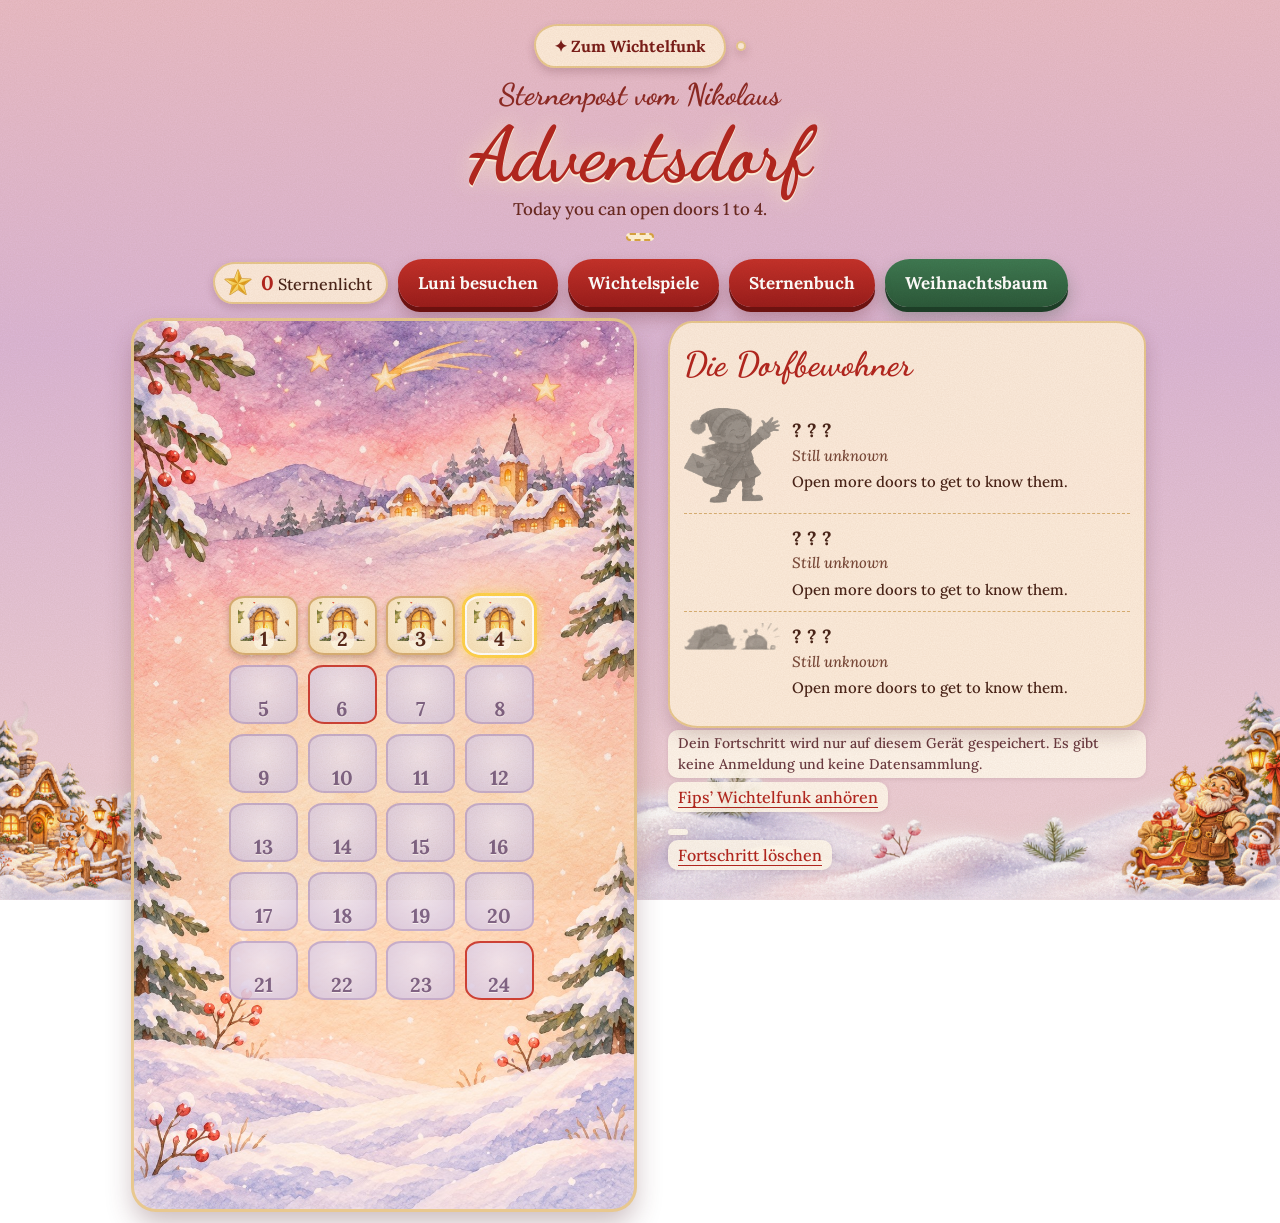
<file: index.html>
<!doctype html><html lang="de"><head><meta charset="utf-8"><title>Sternenpost vom Nikolaus</title><meta http-equiv="refresh" content="0; url=advent.html"></head><body><a href="advent.html">Sternenpost vom Nikolaus</a></body></html>
</file>
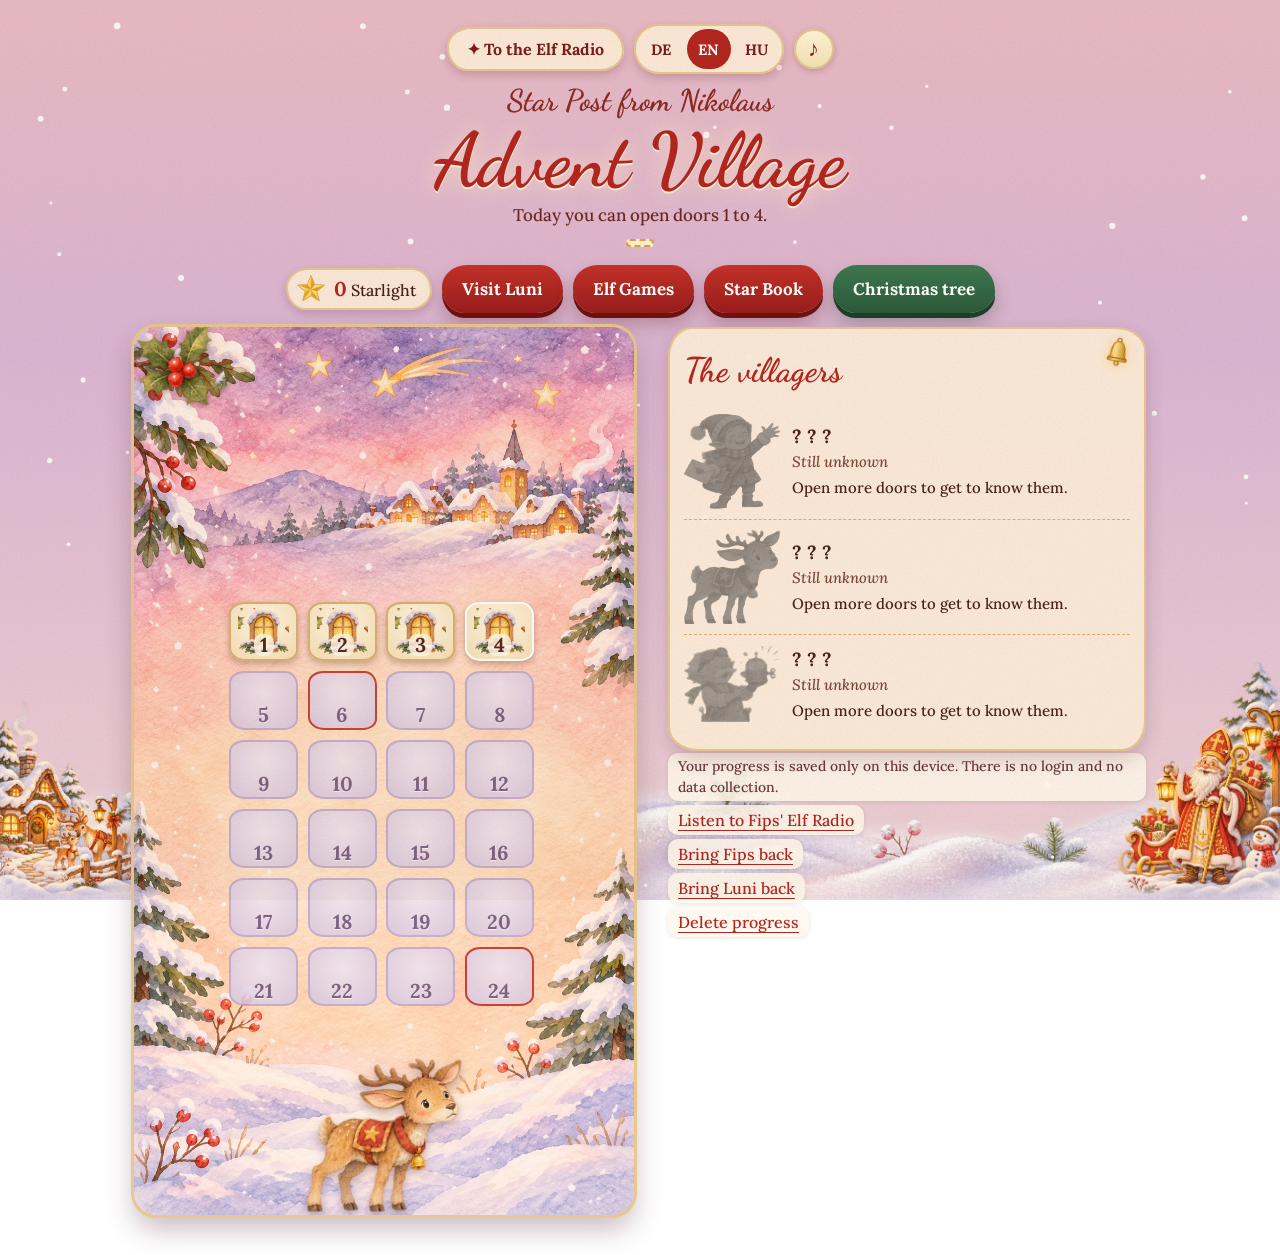
<file: advent.html>
<!doctype html>
<html lang="de" translate="no" data-title="doc_adv">
<head>
<meta charset="utf-8">
<meta name="viewport" content="width=device-width, initial-scale=1">
<meta name="google" content="notranslate">
<meta name="theme-color" content="#e9bcc6">
<title>Adventsdorf – Sternenpost vom Nikolaus</title>
<link rel="stylesheet" href="fonts.css?v=20261122d">
<link rel="stylesheet" href="advent.css?v=20261122d">
</head>
<body>
<canvas id="bgsnow" aria-hidden="true"></canvas>
<img class="pagesnow" alt="" aria-hidden="true" src="assets/adv/deco_snow.png" onerror="this.remove()">
<div class="pagedeco" aria-hidden="true"><img class="dl" alt="" src="assets/adv/deco_left.png" onerror="this.remove()"><img class="dr" id="decoR" alt="" src="assets/adv/deco_right.png" onerror="this.remove()"></div>
<script>/* rechts: Tüftel oder Nikolaus, bei jedem Besuch zufällig; fehlt eine Datei, bleibt die andere */
(function () { var im = document.getElementById("decoR"); if (!im) return; var alt = "assets/adv/deco_right2.png", pick = Math.random() < 0.5, a = new Image(); a.onload = function () { if (pick) im.src = alt; }; a.src = alt; })();
</script>
<div class="app" id="app">
  <header class="top">
    <nav class="crumbs" data-i18n-aria="nav_aria" aria-label="Seitenwechsel">
      <a class="pill" href="wichtelfunk.html" data-i18n="nav_radio">✦ Zum Wichtelfunk</a>
      <div class="langs"></div>
    </nav>
    <p class="kicker" data-i18n="brand">Sternenpost vom Nikolaus</p>
    <h1 data-i18n="adv_title">Adventsdorf</h1>
    <p class="datehint" id="datehint"></p>
    <p class="testbanner" id="testbanner" hidden></p>
    <div class="bar">
      <div class="light" aria-live="polite"><img src="assets/adv/topper.png" alt=""><span><b id="lightnum">0</b> <span data-i18n="light_unit">Sternenlicht</span></span></div>
      <button type="button" class="btn small" id="btnLuni" data-i18n="btn_luni">Luni besuchen</button>
      <button type="button" class="btn small" id="btnHub" data-i18n="btn_hub">Wichtelspiele</button>
      <span class="hubhidden" hidden>
      <button type="button" class="btn small" id="btnMemo" data-i18n="btn_memo">Wichtel-Memo</button>
      <button type="button" class="btn small" id="btnPuzzle" data-i18n="btn_puzzle">Sternenpuzzle</button>
      <button type="button" class="btn small" id="btnHidden" data-i18n="btn_hidden">Fips’ Suchstube</button>
      <button type="button" class="btn small" id="btnGZ" data-i18n="btn_gz">Geschenkzauber</button>
      <button type="button" class="btn small" id="btnTr" data-i18n="btn_tr">Wichtel-Trio</button>
      <button type="button" class="btn small" id="btnPf" data-i18n="btn_pf">Wichtel-Postfenster</button>
      <button type="button" class="btn small" id="btnGf" data-i18n="btn_gf">Geschenkefänger</button>
      <button type="button" class="btn small" id="btnMatch" data-i18n="btn_match">Sternenzauber</button>
      <button type="button" class="btn small" id="btnColor" data-i18n="btn_color">Sternenmalerei</button>
      </span>
      <button type="button" class="btn small bookbtn" id="btnBook"><span data-i18n="btn_book">Sternenbuch</span><i class="newsdot" aria-hidden="true"></i></button>
      <button type="button" class="btn small alt" id="btnTree" data-i18n="btn_tree">Weihnachtsbaum</button>
    </div>
    <details class="testpanel" id="testpanel" hidden><summary data-i18n="test_title">Testmodus</summary>
      <div class="testbody">
        <button type="button" class="btn small" id="btnReset2" data-i18n="btn_reset">Fortschritt löschen</button>
        <p class="thint" data-i18n="test_reset_hint"></p>
        <button type="button" class="btn small alt" id="btnStars">+10 ★ (Test)</button>
        <button type="button" class="btn small alt" id="btnAllDeco" data-i18n="test_openall"></button>
        <label for="testdate" data-i18n="test_label"></label> <select id="testdate"></select>
      </div>
    </details>
  </header>

  <div class="layout">
    <section class="scene" id="scene" data-i18n-aria="scene_aria" aria-label="Das Schneedorf mit 24 Türchen">
      <div class="decor" id="decor"></div>
      <div class="doors" id="doors"></div>
      <div class="slots" id="slots"></div>
      <button type="button" class="lunihot" id="lunihot"></button>
    </section>

    <aside class="side">
      <section class="residents" aria-labelledby="restitle">
        <h2 id="restitle" data-i18n="res_title">Die Dorfbewohner</h2>
        <div id="reslist"></div>
      </section>
      <p class="privacy" data-i18n="privacy">Dein Fortschritt wird nur auf diesem Gerät gespeichert. Es gibt keine Anmeldung und keine Datensammlung.</p>
      <a class="link" href="wichtelfunk.html" data-i18n="link_radio">Fips’ Wichtelfunk anhören</a><br>
      <button type="button" class="link" id="fipsback" hidden></button><br>
      <button type="button" class="link" id="btnReset" data-i18n="btn_reset">Fortschritt löschen</button>
    </aside>
  </div>
</div>

<div class="modal" id="modal" role="dialog" aria-modal="true" aria-label="Fenster" hidden>
  <div class="mcard">
    <button type="button" class="mclose" id="mclose" data-i18n-aria="close" aria-label="Schließen">✕</button>
    <div id="mbody"></div>
  </div>
</div>

<div class="fipshelper" id="fipshelper" hidden>
  <div class="fipsbubble" id="fipsbubble" role="status" hidden><p id="fipstext"></p><button type="button" class="link" id="fipshide"></button></div>
  <button type="button" class="fipsbtn" id="fipsbtn"><img id="fipsimg" src="assets/adv/fips_wave.png" alt=""><i class="newsdot" aria-hidden="true"></i></button>
</div>
<div class="toast" id="toast" role="status" aria-live="polite"></div>

<script src="data/days.js?v=20261122d"></script>
<script src="data/days_tx.js?v=20261122d"></script>
<script src="data/days_hu.js?v=20261122d"></script>
<script src="data/decor.js?v=20261122d"></script>
<script src="data/state.js?v=20261122d"></script>
<script src="data/i18n.js?v=20261122d"></script>
<script src="devconfig.js?v=20261122d"></script>
<script src="app.js?v=20261122d"></script>
<script src="luni.js?v=20261122d"></script>
<script src="resdeco.js?v=20261122d"></script>
<script src="music.js?v=20261122d"></script>
<script src="data/tree.js?v=20261122d"></script>
<script src="tree.js?v=20261122d"></script>
<script src="data/book.js?v=20261122d"></script>
<script src="memo.js?v=20261122d"></script>
<script src="data/hidden.js?v=20261122d"></script>
<script src="hidden.js?v=20261122d"></script>
<script src="gz_logic.js?v=20261122d"></script>
<script src="gz.js?v=20261122d"></script>
<script src="tr_logic.js?v=20261122d"></script>
<script src="tr.js?v=20261122d"></script>
<script src="po.js?v=20261122d"></script>
<script src="gf.js?v=20261122d"></script>
<script src="match3_logic.js?v=20261122d"></script>
<script src="match3.js?v=20261122d"></script>
<script src="data/puzzle.js?v=20261122d"></script>
<script src="puzzle.js?v=20261122d"></script>
<script src="data/color.js?v=20261122d"></script>
<script src="data/color_img.js?v=20261122d"></script>
<script src="color.js?v=20261122d"></script>
<script src="data/book_tx.js?v=20261122d"></script>
<script src="book.js?v=20261122d"></script>
<script src="data/games.js?v=20261122d"></script>
<script src="hub.js?v=20261122d"></script>
<script src="data/helper_talk.js?v=20261122d"></script>
<script src="talk.js?v=20261122d"></script>
<script src="fips.js?v=20261122d"></script>
<script src="luni_helper.js?v=20261122d"></script>
<script>
/* leiser Schneefall (nur wenn keine reduzierte Bewegung gewünscht ist) */
(function () {
  if (window.matchMedia && matchMedia("(prefers-reduced-motion: reduce)").matches) return;
  var cv = document.getElementById("bgsnow"), cx = cv.getContext("2d"), W, H, fl = [];
  function size() { var d = window.devicePixelRatio || 1; W = innerWidth; H = innerHeight; cv.width = W * d; cv.height = H * d; cx.setTransform(d, 0, 0, d, 0, 0);
    fl = []; var n = Math.round(W * H / 16000); for (var i = 0; i < n; i++) fl.push({ x: Math.random() * W, y: Math.random() * H, r: 1.2 + Math.random() * 2.2, s: 0.25 + Math.random() * 0.5, p: Math.random() * 6.28 }); }
  function tick() { cx.clearRect(0, 0, W, H); cx.fillStyle = "rgba(255,255,255,.9)";
    fl.forEach(function (f) { f.y += f.s; f.p += 0.012; f.x += Math.sin(f.p) * 0.3; if (f.y > H + 4) { f.y = -4; f.x = Math.random() * W; } cx.beginPath(); cx.arc(f.x, f.y, f.r, 0, 6.283); cx.fill(); });
    requestAnimationFrame(tick); }
  size(); addEventListener("resize", size); tick();
})();
</script>
</body>
</html>
</file>
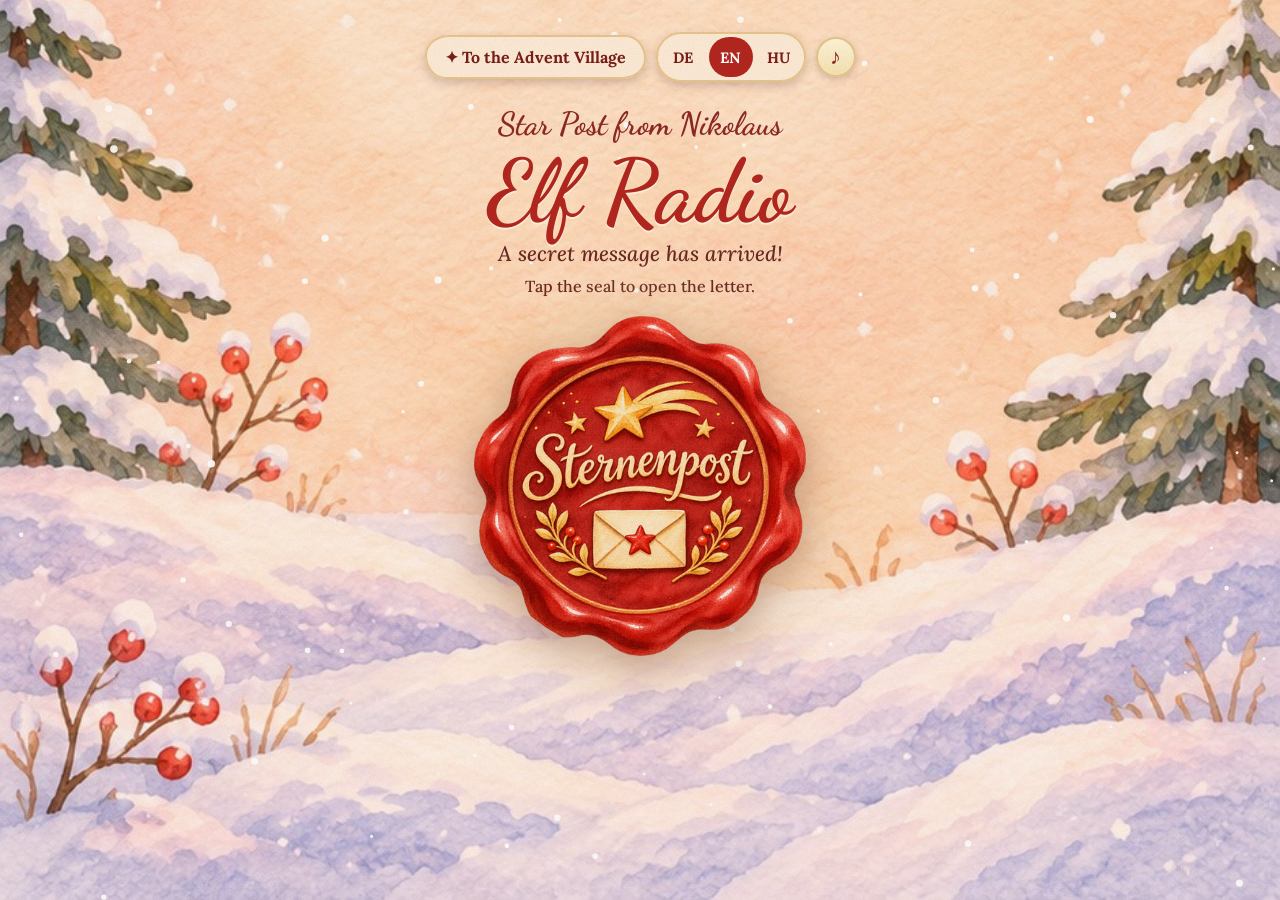
<file: wichtelfunk.html>
<!doctype html>
<html lang="de" translate="no" data-title="doc_wf">
<head>
<meta charset="utf-8">
<meta name="google" content="notranslate">
<meta name="viewport" content="width=device-width, initial-scale=1">
<meta name="theme-color" content="#e9bcc6">
<title>Wichtelfunk – Sternenpost vom Nikolaus</title>
<link rel="stylesheet" href="fonts.css?v=20261122d">
<style>
  :root { --red:#b3271f; --brown:#4a2418; --paper:#fdeedc; --wood1:#9a6038; --wood2:#5f3a1f; --gold:#e9b640; }
  * { box-sizing: border-box; }
  html, body { margin: 0; }
  body { font-family: "Lora", Georgia, serif; color: var(--brown); line-height: 1.5; overflow-x: hidden;
    background: linear-gradient(#e9bcc6 0%, #dcb7d6 38%, #f0d3d6 100%) fixed; }
  /* Papiertextur über allem */
  body::before { content: ""; position: fixed; inset: 0; pointer-events: none; z-index: 50; opacity: .22; mix-blend-mode: multiply;
    background-image: url("data:image/svg+xml;utf8,<svg xmlns='http://www.w3.org/2000/svg' width='300' height='300'><filter id='n'><feTurbulence type='fractalNoise' baseFrequency='.85' numOctaves='3' seed='6'/><feColorMatrix values='0 0 0 0 .55  0 0 0 0 .4  0 0 0 0 .25  0 0 0 .8 0'/></filter><rect width='300' height='300' filter='url(%23n)'/></svg>"); }

  .page { max-width: 1080px; margin: 0 auto; padding: 14px 14px 0; }

  /* Kopf */
  .banner { width: 100%; max-width: 560px; margin: 0 auto; aspect-ratio: 585 / 220;
    background: url("assets/noel_brief.webp") 45.7% 6.3% / 180.3% auto no-repeat;
    -webkit-mask-image: radial-gradient(ellipse at 50% 50%, #000 58%, transparent 82%); mask-image: radial-gradient(ellipse at 50% 50%, #000 58%, transparent 82%); }
  .head { text-align: center; margin-top: -14px; }
  h1 { margin: 0; font-family: "Dancing Script", cursive; font-weight: 700; font-size: clamp(54px, 15vw, 88px); line-height: 1; color: var(--red);
    text-shadow: 0 2px 0 #fff3e0, 0 0 22px rgba(255,235,200,.9); }
  .sub { margin: 2px 0 0; font-style: italic; font-size: clamp(17px, 4.6vw, 21px); color: #6a2a22; }

  .grid { display: grid; grid-template-columns: minmax(0, 1fr); gap: 18px; margin-top: 14px; align-items: start; }

  /* Szene: Fips' Postamt */
  .stage { position: relative; width: 100%; max-width: 520px; margin: 0 auto; aspect-ratio: 1 / 1.12; border-radius: 46% 46% 22px 22px / 30% 30% 22px 22px;
    overflow: hidden; border: 9px solid var(--wood2); box-shadow: 0 0 0 3px #c99a5b, 0 14px 28px rgba(80,30,40,.35), inset 0 0 40px rgba(60,30,10,.35);
    background: url("assets/dorf_bg.jpg") 85% 12% / 250% auto no-repeat, #e6b9c4; }
  .stage canvas { position: absolute; inset: 0; width: 100%; height: 66%; pointer-events: none; }
  .glow { position: absolute; left: 62%; top: 4%; width: 46%; aspect-ratio: 1; border-radius: 50%; pointer-events: none;
    background: radial-gradient(circle, rgba(255,214,120,.55), rgba(255,214,120,0) 68%); animation: flicker 5s ease-in-out infinite; }
  @keyframes flicker { 0%,100% { opacity: .75; } 40% { opacity: 1; } 70% { opacity: .62; } }
  .lantern { position: absolute; left: 70%; top: 3%; width: 20%; aspect-ratio: 110 / 160; background: url("assets/noel_brief.webp") 12.7% 12.8% / 959% auto no-repeat; mix-blend-mode: multiply;
    -webkit-mask-image: radial-gradient(ellipse at 50% 50%, #000 55%, transparent 90%); mask-image: radial-gradient(ellipse at 50% 50%, #000 55%, transparent 90%); }
  .desk { position: absolute; left: 0; right: 0; bottom: 0; height: 27%;
    background: linear-gradient(#b27a47, #8a552d 40%, #6a3e20); border-top: 6px solid #d2a367; box-shadow: 0 -6px 14px rgba(40,20,10,.35); }
  .desk::after { content: ""; position: absolute; inset: 0; opacity: .25; background: repeating-linear-gradient(90deg, rgba(0,0,0,.25) 0 2px, transparent 2px 22px); }
  .fips { position: absolute; left: 1%; bottom: 3%; width: 34%; aspect-ratio: 290 / 410; background: url("assets/noel_brief.webp") 2.6% 82.3% / 363.8% auto no-repeat;
    -webkit-mask-image: radial-gradient(ellipse at 50% 50%, #000 52%, transparent 78%); mask-image: radial-gradient(ellipse at 50% 50%, #000 52%, transparent 78%); }
  .playing .fips { animation: nod 1.6s ease-in-out infinite; transform-origin: 50% 100%; }
  @keyframes nod { 0%,100% { transform: rotate(-1.2deg); } 50% { transform: rotate(1.4deg); } }
  .letters { position: absolute; right: 0; bottom: 2%; width: 33%; aspect-ratio: 290 / 300; background: url("assets/guide1.webp") 86.3% 39.5% / 363.8% auto no-repeat; mix-blend-mode: multiply;
    -webkit-mask-image: radial-gradient(ellipse at 50% 50%, #000 50%, transparent 82%); mask-image: radial-gradient(ellipse at 50% 50%, #000 50%, transparent 82%); }
  .radio { position: absolute; left: 31%; bottom: 7%; width: 40%; }
  .radio svg, .radio img { display: block; width: 100%; height: auto; }
  .dialglow { opacity: .2; transition: opacity .6s; }
  .playing .dialglow { opacity: 1; }
  .needle { transform-box: view-box; transform-origin: 112px 126px; transition: transform .6s; }
  .playing .needle { animation: tune 3.2s ease-in-out infinite; }
  .paused .needle { animation-play-state: paused; }
  @keyframes tune { 0%,100% { transform: rotate(-10deg); } 50% { transform: rotate(11deg); } }
  .sparkle { position: absolute; width: 10px; height: 10px; background: radial-gradient(circle, #fff, rgba(255,235,170,0) 70%); border-radius: 50%; animation: tw 3.4s ease-in-out infinite; pointer-events: none; }
  @keyframes tw { 0%,100% { opacity: .15; transform: scale(.6); } 50% { opacity: 1; transform: scale(1.2); } }


  /* Briefe fallen sanft und bilden einen kleinen Haufen */
  .fall { position: absolute; z-index: 5; width: 14%; aspect-ratio: 140 / 95; left: var(--x); top: var(--y); transform: rotate(var(--r1)); opacity: 0; pointer-events: none;
    background: url("assets/guide1.webp") 72.1% 34.4% / 753% auto no-repeat; filter: drop-shadow(0 3px 3px rgba(40,15,5,.5));
    -webkit-mask-image: radial-gradient(ellipse at 50% 50%, #000 60%, transparent 68%); mask-image: radial-gradient(ellipse at 50% 50%, #000 60%, transparent 68%); }
  .app-open .fall { opacity: 1; animation: drop var(--d) cubic-bezier(.25,.7,.35,1) var(--t) both; }
  @keyframes drop { from { transform: translateY(-900%) rotate(var(--r0)); opacity: 0; } 12% { opacity: 1; } to { transform: translateY(0) rotate(var(--r1)); opacity: 1; } }

  /* Platz für eigene gemalte Bilder (PNG mit transparentem Hintergrund) */
  .has-fips .fips { left: 0; bottom: 1%; width: 50%; background-image: var(--fipsimg); background-size: contain; background-position: 50% 100%; -webkit-mask-image: none; mask-image: none; }
  .has-radio .radio svg { display: none; }
  .has-radio .radio .art { display: block; }
  .radio .art { display: none; width: 100%; height: auto; }

  /* Bedienung */
  .panel { max-width: 520px; width: 100%; margin: 0 auto; text-align: center; }
  .btn { display: inline-flex; align-items: center; justify-content: center; gap: 10px; min-height: 58px; padding: 12px 30px; border: 0; border-radius: 34px 30px 36px 30px / 30px 36px 30px 34px;
    font-family: "Lora", Georgia, serif; font-weight: 700; font-size: 20px; color: #fff; cursor: pointer;
    background: linear-gradient(#c5322a, #9a1d1b); box-shadow: 0 5px 0 #6f1210, 0 10px 18px rgba(90,20,20,.35); max-width: 100%; }
  .btn:active { transform: translateY(3px); box-shadow: 0 2px 0 #6f1210; }
  .btn:focus-visible, .link:focus-visible { outline: 4px solid #1b6fdc; outline-offset: 3px; }
  .btn .ico { font-size: 22px; line-height: 1; }
  .state { min-height: 1.6em; margin: 10px 0 0; font-size: 16px; color: #6a2a22; }
  .error { margin: 12px auto 0; padding: 10px 14px; background: #fff3d6; border: 2px solid #d9a441; border-radius: 16px; color: #6a2a22; font-size: 16px; }
  .link { margin-top: 8px; background: none; border: 0; font: inherit; font-size: 17px; color: var(--red); text-decoration: underline; text-underline-offset: 4px; cursor: pointer; padding: 10px 14px; }

  /* Pergament mit Fips' Text */
  .scroll { position: relative; margin: 10px auto 0; max-width: 520px; padding: 22px 22px 24px; text-align: left; font-size: 18px; line-height: 1.6; color: #3c1c14;
    background: radial-gradient(ellipse at 50% 40%, #fff6e2 0%, #f8e6c4 70%, #efd3a4 100%);
    border-radius: 18px 28px 20px 30px / 28px 18px 30px 20px; box-shadow: inset 0 0 30px rgba(190,130,60,.35), 0 8px 18px rgba(80,30,30,.25); }
  .scroll[hidden] { display: none; }
  .scroll p { margin: 0; overflow-wrap: anywhere; }
  .scroll .t { font-family: "Dancing Script", cursive; font-weight: 700; font-size: 26px; color: var(--red); margin-bottom: 4px; display: block; }

  .bottom { position: relative; margin: 26px -14px 0; aspect-ratio: 1055 / 400; max-height: 260px; width: calc(100% + 28px);
    background: url("assets/noel_brief.webp") 50% 100% / cover no-repeat;
    -webkit-mask-image: linear-gradient(transparent, #000 45%); mask-image: linear-gradient(transparent, #000 45%); }


  /* Versiegelter Brief am Anfang */
  .sub .after, .sub .before { display: inline; }
  .sub .before { display: none; } .sealed .sub .before { display: inline; } .sealed .sub .after { display: none; }
  .hint { margin: 4px 0 0; font-size: 16px; color: #6a2a22; }
  .app-open .hint { display: none; }
  .seal { position: absolute; left: 50%; top: 45%; width: 48%; aspect-ratio: 235 / 246; transform: translate(-50%, -50%); z-index: 6; border: 0; padding: 0; cursor: pointer; background-color: transparent;
    background-image: url("assets/anhaenger.webp"); background-size: 449% auto; background-position: 92.7% 92.4%; background-repeat: no-repeat;
    -webkit-mask-image: radial-gradient(circle at 50% 50%, #000 54%, transparent 62%); mask-image: radial-gradient(circle at 50% 50%, #000 54%, transparent 62%);
    filter: drop-shadow(0 6px 10px rgba(60,10,10,.45)); animation: pulse 2.6s ease-in-out infinite; }
  .seal:focus-visible { outline: 4px solid #1b6fdc; outline-offset: 6px; border-radius: 50%; }
  @keyframes pulse { 0%,100% { transform: translate(-50%, -50%) scale(1); } 50% { transform: translate(-50%, -50%) scale(1.06); } }
  .app-open .seal { display: none; }
  .opening .seal { animation: crack .7s ease-in forwards; }
  @keyframes crack { 0% { transform: translate(-50%, -50%) scale(1); opacity: 1; } 35% { transform: translate(-50%, -50%) scale(1.15) rotate(-6deg); } 100% { transform: translate(-50%, -62%) scale(1.5) rotate(10deg); opacity: 0; } }
  .scene-item { transition: opacity .9s ease; }
  .sealed .scene-item { opacity: 0; visibility: hidden; }
  .sealed .panel { display: none; }
  .sealed .grid { grid-template-columns: minmax(0, 1fr); }
  .sealed .stage { justify-self: center; margin: 0 auto; }
  .sealed .stage::after { content: ""; position: absolute; inset: 0; background: rgba(60,20,40,.18); pointer-events: none; }
  @media (min-width: 900px) {
    .page { padding: 22px 28px 0; }
    .grid { grid-template-columns: minmax(0, 1.1fr) minmax(0, .9fr); gap: 34px; align-items: center; margin-top: 26px; }
    .stage { max-width: 580px; margin: 0; justify-self: end; }
    .panel { margin: 0; justify-self: start; text-align: left; max-width: 460px; }
    .scroll { margin-left: 0; }
  }
  @media (prefers-reduced-motion: reduce) {
    .glow, .sparkle, .seal, .playing .fips, .playing .needle { animation: none !important; }
    .app-open .fall { animation: none !important; }
    .stage canvas { display: none; }
  }
  /* Neuer, ruhiger Anfangsbildschirm */
  .kicker { margin: 18px 0 0; font-family: "Dancing Script", cursive; font-weight: 700; font-size: clamp(24px, 6.4vw, 32px); color: #8d2a24; text-align: center; }
  .head { margin-top: 0; }
  .intro { display: flex; justify-content: center; padding: 18px 0 40px; }
  .sealwrap { position: relative; width: min(74vw, 340px); aspect-ratio: 1; }
  .sealwrap::before { content: ""; position: absolute; inset: -22%; border-radius: 50%; pointer-events: none;
    background: radial-gradient(circle, rgba(255,226,160,.8) 0%, rgba(255,226,160,0) 62%); animation: halo 3.2s ease-in-out infinite; }
  @keyframes halo { 0%,100% { opacity: .55; transform: scale(.96); } 50% { opacity: 1; transform: scale(1.05); } }
  .seal { position: relative; left: auto; top: auto; width: 100%; aspect-ratio: 1; transform: none; z-index: 2; border-radius: 50%;
    background-image: url("assets/anhaenger.webp"); background-size: 405.8% auto; background-position: 96.5% 92.3%; background-repeat: no-repeat;
    -webkit-mask-image: radial-gradient(circle closest-side at 50% 50%, #000 80%, transparent 89%); mask-image: radial-gradient(circle closest-side at 50% 50%, #000 80%, transparent 89%); clip-path: none; filter: none; animation: sealpulse 2.8s ease-in-out infinite; }
  .seal:focus-visible { outline: 4px solid #1b6fdc; outline-offset: 6px; border-radius: 50%; }
  @keyframes sealpulse { 0%,100% { transform: scale(1); } 50% { transform: scale(1.04); } }
  .sealwrap { filter: drop-shadow(0 10px 16px rgba(80,15,20,.4)); }
  .opening .seal { animation: crack2 .7s ease-in forwards; }
  @keyframes crack2 { 0% { transform: scale(1); opacity: 1; } 35% { transform: scale(1.12) rotate(-6deg); } 100% { transform: scale(1.5) rotate(12deg); opacity: 0; } }
  .app-open .intro { display: none; }
  .sealed .grid { display: none; }
  .app-open .grid { animation: fadein .9s ease both; }
  @keyframes fadein { from { opacity: 0; transform: translateY(10px); } to { opacity: 1; transform: none; } }
  @media (prefers-reduced-motion: reduce) { .sealwrap::before, .seal, .app-open .grid { animation: none !important; } }

  .has-fips .letters { display: none; }
  .has-fips .fips { width: 47%; left: 1%; bottom: 3%; }

/* Musik-Knopf (erscheint nur, wenn Musikdateien in audio/music liegen) */
.musicbtn { display: inline-grid; place-items: center; width: 40px; height: 40px; padding: 0; border-radius: 50%; border: 2px solid #e3c88f; background: linear-gradient(#fff6dc, #f6e4b4); color: #8d2a24; font-size: 22px; line-height: 1; cursor: pointer; box-shadow: 0 2px 6px rgba(90, 40, 30, .25); }
.musicbtn.on { background: linear-gradient(#c5322a, #9a1d1b); color: #fff; border-color: #6f1210; }
.musicbtn:focus-visible { outline: 4px solid #1b6fdc; outline-offset: 2px; }

/* Musik-Fenster */
.musicwrap { position: relative; display: inline-block; }
.musicpanel { position: absolute; right: 0; top: 48px; z-index: 60; width: 270px; max-width: 86vw; padding: 12px 12px 10px; text-align: left; border-radius: 16px; background: linear-gradient(#fffaf0, #f9ebc9); border: 2px solid #d7b36a; box-shadow: 0 8px 20px rgba(60, 30, 20, .35); font-family: "Lora", Georgia, serif; }
.musicpanel[hidden] { display: none; }
.mushead { font-family: "Dancing Script", cursive; font-size: 24px; line-height: 1.1; color: #b8362e; }
.musnow { margin: 2px 0 8px; font-size: 14px; font-weight: 700; color: #3b2418; min-height: 1.3em; }
.muscontrols { display: flex; gap: 8px; justify-content: center; margin-bottom: 8px; }
.muscontrols button { min-width: 48px; height: 40px; border: 0; border-radius: 20px; background: linear-gradient(#c5322a, #9a1d1b); color: #fff; font-size: 17px; cursor: pointer; box-shadow: 0 3px 0 #6f1210; }
.muscontrols button:active { transform: translateY(2px); box-shadow: 0 1px 0 #6f1210; }
.musvol { width: 100%; margin: 0 0 8px; accent-color: #b8362e; }
.muslist { list-style: none; margin: 0; padding: 0; max-height: 190px; overflow-y: auto; }
.muslist li button { display: block; width: 100%; padding: 6px 8px; text-align: left; border: 0; border-radius: 8px; background: none; font: inherit; font-size: 14px; color: #3b2418; cursor: pointer; }
.muslist li button:hover { background: rgba(215, 179, 106, .25); }
.muslist li.cur button { background: rgba(184, 54, 46, .12); font-weight: 700; color: #8d2a24; }
.muslist li.cur button::before { content: "♪ "; }
.musicpanel button:focus-visible, .musvol:focus-visible { outline: 3px solid #1b6fdc; outline-offset: 2px; }
  /* getrennter Bereich für die Funksprüche (die Aufgabe bleibt oben) */
  .tasktag { margin: 0 0 6px; font-size: 14px; font-weight: 700; letter-spacing: .02em; color: #8d2a24; }
  .taskbox { max-width: 520px; margin: 22px auto 0; padding: 14px 16px 14px; text-align: center; border-radius: 18px; background: rgba(255, 250, 238, .82); border: 2px solid #c5322a; box-shadow: 0 4px 10px rgba(80, 40, 20, .15); }
  .taskbox .tasktag { font-family: "Dancing Script", cursive; font-size: 28px; font-weight: 700; letter-spacing: 0; line-height: 1.1; color: #b8362e; margin: 0 0 10px; }
  .funkboard { margin-top: 0; }
  .funkboard { max-width: 520px; margin: 22px auto 0; padding: 14px 16px 12px; text-align: center; border-radius: 18px; background: rgba(255, 250, 238, .82); border: 2px dashed #d7b36a; box-shadow: 0 4px 10px rgba(80, 40, 20, .15); }
  .funkboard h3 { margin: 0; font-family: "Dancing Script", cursive; font-size: 30px; color: #b8362e; line-height: 1.1; }
  .fbsub { margin: 2px 0 10px; font-size: 15px; color: #6a2a22; }
  .funkwho { display: flex; flex-wrap: wrap; gap: 8px; justify-content: center; }
  .funkboard .funkline { margin-top: 12px; }
  /* zufällige Funksprüche */
  .funkline { max-width: 520px; margin: 14px auto 0; padding: 12px 16px; text-align: left; border-radius: 16px; background: linear-gradient(#fff6dc, #f6e4b4); border: 2px solid #d7b36a; box-shadow: 0 4px 10px rgba(80, 40, 20, .25); animation: fadein .6s ease both; }
  .funkline[hidden] { display: none; }
  .funkline b { display: block; font-family: "Dancing Script", cursive; font-size: 24px; color: #b8362e; line-height: 1.1; }
  .funkline p { margin: 2px 0 0; font-size: 17px; line-height: 1.4; color: #3b2418; }
  #funktoggle { display: block; margin: 8px auto 0; }
  .chatter .rneedle { animation: rtune 4s ease-in-out infinite; }
  @media (prefers-reduced-motion: reduce) { .funkline { animation: none; } .chatter .rneedle { animation: none; transform: rotate(8deg); } }
  .has-fips .fips, .fips, .letters { display: none !important; } /* nur das Radio: Fips bleibt geheim */
  .has-radio .radio { left: 50%; width: 68%; bottom: 13%; transform: translateX(-50%); }
  .rneedle { position: absolute; left: 33.5%; top: 38.6%; width: 2.2%; height: 16.4%; display: none; pointer-events: none;
    background: linear-gradient(90deg, #ff5a45, #c9261d 55%, #a01b16); clip-path: polygon(50% 0, 100% 100%, 0 100%); transform-origin: 50% 113.3%; transition: transform .6s ease; }
  .has-radio .rneedle { display: block; }
  .playing .rneedle { animation: rtune 7s ease-in-out infinite; }
  .paused .rneedle { animation-play-state: paused; }
  @keyframes rtune { 0%,100% { transform: rotate(-6deg); } 12% { transform: rotate(18deg); } 20% { transform: rotate(14deg); } 38% { transform: rotate(-20deg); } 45% { transform: rotate(-17deg); } 62% { transform: rotate(9deg); } 78% { transform: rotate(24deg); } 90% { transform: rotate(-4deg); } }
  @media (prefers-reduced-motion: reduce) { .playing .rneedle { animation: none; transform: rotate(8deg); } }
  .lantern { display: none; }
  .fall { display: none; } /* Briefe-Haufen erst mit gemaltem Bild von Fips */

  /* Weihnachtlicher Hintergrund: Schneehügel und leiser Schneefall */
  .page { position: relative; z-index: 2; }
  #bgsnow { position: fixed; inset: 0; width: 100%; height: 100%; pointer-events: none; z-index: 1; }
  .hills { position: fixed; left: 0; right: 0; bottom: 0; height: clamp(110px, 24vh, 260px); z-index: 0; pointer-events: none; }
  .hills svg { display: block; width: 100%; height: 100%; }
  .has-bg { background-size: cover; background-position: 50% 100%; background-attachment: fixed; }
  .has-bg .hills { display: none; }
  .has-seal .seal { background-image: var(--sealimg); background-size: contain; background-position: 50% 50%; -webkit-mask-image: none; mask-image: none; }

  /* Navigation zwischen den beiden Seiten */
  .crumbs { display: flex; justify-content: center; padding: 10px 0 0; position: relative; z-index: 5; }
  .pill { display: inline-flex; align-items: center; gap: 8px; min-height: 44px; padding: 6px 18px; border-radius: 26px 22px 26px 22px / 22px 26px 22px 26px; text-decoration: none; font-weight: 700; font-size: 16px; color: #7a1d18;
    background: rgba(253,238,220,.95); border: 2px solid #e8c88f; box-shadow: 0 4px 10px rgba(80,30,40,.22); }
  .pill:hover { background: #fff6e4; }
  .pill:focus-visible { outline: 4px solid #1b6fdc; outline-offset: 3px; }
  .gnote { margin: 6px 0 0; font-size: 15px; color: #6a2a22; font-style: italic; }
  .trans { margin-top: 12px; padding-top: 10px; border-top: 1px dashed #c99a5b; }
  .trans .tl { font-size: 14px; font-style: italic; color: #8d2a24; }
  .trans p { font-size: 17px; margin-top: 2px; }
  .crumbs { flex-wrap: wrap; gap: 10px; align-items: center; }
  .langs { display: inline-flex; gap: 4px; padding: 3px; background: rgba(253,238,220,.95); border: 2px solid #e8c88f; border-radius: 26px; box-shadow: 0 4px 10px rgba(80,30,40,.22); }
  .langs button { min-width: 44px; min-height: 40px; padding: 0 10px; border: 0; border-radius: 22px; background: transparent; font: 700 15px "Lora", serif; color: #7a1d18; cursor: pointer; box-shadow: none; }
  .langs button[aria-pressed="true"] { background: #b3271f; color: #fff; }
  .langs button:focus-visible { outline: 4px solid #1b6fdc; outline-offset: 2px; }
</style>
</head>
<body>
<div class="hills" aria-hidden="true"><svg viewBox="0 0 1000 200" preserveAspectRatio="none"><defs><linearGradient id="h1" x1="0" y1="0" x2="0" y2="1"><stop offset="0" stop-color="#f3e8f4"/><stop offset="1" stop-color="#e4d2ea"/></linearGradient><linearGradient id="h2" x1="0" y1="0" x2="0" y2="1"><stop offset="0" stop-color="#ffffff"/><stop offset="1" stop-color="#f4e6ee"/></linearGradient></defs><path d="M0 70 C140 20 260 90 420 60 S720 10 1000 66 L1000 200 L0 200Z" fill="url(#h1)"/><path d="M0 120 C180 80 300 140 520 112 S860 74 1000 118 L1000 200 L0 200Z" fill="url(#h2)"/><path d="M0 120 C180 80 300 140 520 112 S860 74 1000 118" fill="none" stroke="#d9c7e3" stroke-width="3" opacity=".6"/></svg></div>
<canvas id="bgsnow" aria-hidden="true"></canvas>
<div class="page sealed" id="app">
  <nav class="crumbs" data-i18n-aria="nav_aria" aria-label="Seitenwechsel"><a class="pill" href="advent.html" data-i18n="nav_adv">✦ Zum Adventsdorf</a><div class="langs"></div></nav>
  <header class="head">
    <p class="kicker" data-i18n="brand">Sternenpost vom Nikolaus</p>
    <h1 data-i18n="wf_title">Wichtelfunk</h1>
    <p class="sub"><span class="before" data-i18n="wf_sub_before">Eine geheime Nachricht ist eingetroffen!</span><span class="after" data-i18n="wf_sub_after">Eine geheime Nachricht von Fips!</span></p>
    <p class="hint" data-i18n="wf_hint">Tippe auf das Siegel, um den Brief zu öffnen.</p>
  </header>

  <div class="intro" id="intro"><div class="sealwrap"><button class="seal" id="seal" type="button" data-i18n-aria="wf_seal_aria" aria-label="Siegel brechen und die geheime Nachricht öffnen"></button></div></div>

  <div class="grid">
    <div class="stage" id="stage" role="img" data-i18n-aria="wf_stage_aria" aria-label="Ein altes Radio im verschneiten Dorf. Draußen schneit es.">
      <canvas id="snow" aria-hidden="true"></canvas>
      <div class="glow"></div>
      <div class="lantern"></div>
      <div class="desk scene-item"></div>
      <div class="letters scene-item"></div>
      <div class="fips scene-item"></div>
      <div class="radio scene-item"><img class="art" id="radioart" alt="" aria-hidden="true"><i class="rneedle" aria-hidden="true"></i>
        <svg viewBox="0 0 250 190" xmlns="http://www.w3.org/2000/svg" aria-hidden="true">
          <defs>
            <linearGradient id="wood" x1="0" y1="0" x2="0" y2="1"><stop offset="0" stop-color="#c98a4d"/><stop offset=".5" stop-color="#a96a35"/><stop offset="1" stop-color="#7d4a24"/></linearGradient>
            <radialGradient id="dg" cx=".5" cy=".5" r=".7"><stop offset="0" stop-color="#ffe9a8"/><stop offset="1" stop-color="#f3b955"/></radialGradient>
            <radialGradient id="kn" cx=".4" cy=".35" r=".8"><stop offset="0" stop-color="#ffe9a0"/><stop offset="1" stop-color="#b9862a"/></radialGradient>
          </defs>
          <rect x="22" y="2" width="6" height="26" rx="3" transform="rotate(24 25 15)" fill="#6a3a1c"/>
          <rect x="6" y="26" width="238" height="150" rx="26" fill="url(#wood)" stroke="#5b3318" stroke-width="5"/>
          <rect x="14" y="34" width="222" height="134" rx="20" fill="none" stroke="#e8c070" stroke-width="2.5"/>
          <rect x="22" y="46" width="112" height="62" rx="9" fill="#f3dcab" stroke="#5b3318" stroke-width="3"/>
          <rect class="dialglow" x="24" y="48" width="108" height="58" rx="7" fill="url(#dg)"/>
          <g stroke="#6a3a1c" stroke-width="1.4"><line x1="34" y1="94" x2="122" y2="94"/><line x1="40" y1="90" x2="40" y2="98"/><line x1="56" y1="90" x2="56" y2="98"/><line x1="72" y1="90" x2="72" y2="98"/><line x1="88" y1="90" x2="88" y2="98"/><line x1="104" y1="90" x2="104" y2="98"/><line x1="120" y1="90" x2="120" y2="98"/></g>
          <g class="needle"><line x1="112" y1="126" x2="112" y2="56" stroke="#b3271f" stroke-width="3" stroke-linecap="round"/></g>
          <circle cx="188" cy="92" r="36" fill="#6a3a1c"/><circle cx="188" cy="92" r="31" fill="#3c2514" stroke="#e8c070" stroke-width="3"/>
          <g fill="#7b5230"><circle cx="188" cy="92" r="4"/><circle cx="188" cy="76" r="3"/><circle cx="188" cy="108" r="3"/><circle cx="172" cy="92" r="3"/><circle cx="204" cy="92" r="3"/><circle cx="176" cy="80" r="3"/><circle cx="200" cy="80" r="3"/><circle cx="176" cy="104" r="3"/><circle cx="200" cy="104" r="3"/></g>
          <circle cx="44" cy="136" r="13" fill="url(#kn)" stroke="#6a3a1c" stroke-width="2.5"/><circle cx="84" cy="136" r="13" fill="url(#kn)" stroke="#6a3a1c" stroke-width="2.5"/>
          <path d="M120 136 h100" stroke="#5b3318" stroke-width="3" stroke-dasharray="3 7" stroke-linecap="round"/>
          <path d="M125 156 l5 -12 l5 12 z" fill="#e8c070"/>
          <rect x="30" y="170" width="20" height="9" rx="3" fill="#5b3318"/><rect x="200" y="170" width="20" height="9" rx="3" fill="#5b3318"/>
        </svg>
      </div>
      <i class="fall" style="--x:74%;--y:68%;--r0:-40deg;--r1:-8deg;--d:2.6s;--t:.2s"></i>
      <i class="fall" style="--x:84%;--y:66%;--r0:50deg;--r1:14deg;--d:3s;--t:.7s"></i>
      <i class="fall" style="--x:78%;--y:76%;--r0:-70deg;--r1:5deg;--d:2.8s;--t:1.1s"></i>
      <i class="fall" style="--x:86%;--y:76%;--r0:30deg;--r1:-16deg;--d:3.2s;--t:1.6s"></i>
      <i class="fall" style="--x:80%;--y:71%;--r0:-20deg;--r1:22deg;--d:3.4s;--t:2s"></i>      <i class="sparkle" style="left:46%;top:36%;animation-delay:.4s"></i>
      <i class="fall" style="--x:74%;--y:68%;--r0:-40deg;--r1:-8deg;--d:2.6s;--t:.2s"></i>
      <i class="fall" style="--x:84%;--y:66%;--r0:50deg;--r1:14deg;--d:3s;--t:.7s"></i>
      <i class="fall" style="--x:78%;--y:76%;--r0:-70deg;--r1:5deg;--d:2.8s;--t:1.1s"></i>
      <i class="fall" style="--x:86%;--y:76%;--r0:30deg;--r1:-16deg;--d:3.2s;--t:1.6s"></i>
      <i class="fall" style="--x:80%;--y:71%;--r0:-20deg;--r1:22deg;--d:3.4s;--t:2s"></i>      <i class="sparkle" style="left:22%;top:52%;animation-delay:1.8s"></i>
      <i class="fall" style="--x:74%;--y:68%;--r0:-40deg;--r1:-8deg;--d:2.6s;--t:.2s"></i>
      <i class="fall" style="--x:84%;--y:66%;--r0:50deg;--r1:14deg;--d:3s;--t:.7s"></i>
      <i class="fall" style="--x:78%;--y:76%;--r0:-70deg;--r1:5deg;--d:2.8s;--t:1.1s"></i>
      <i class="fall" style="--x:86%;--y:76%;--r0:30deg;--r1:-16deg;--d:3.2s;--t:1.6s"></i>
      <i class="fall" style="--x:80%;--y:71%;--r0:-20deg;--r1:22deg;--d:3.4s;--t:2s"></i>      <i class="sparkle" style="left:80%;top:48%;animation-delay:2.6s"></i>
    </div>

    <div class="panel">
      <section class="funkboard" aria-labelledby="fbtitle">
        <h3 id="fbtitle" data-i18n="wf_board_title">Funksprüche</h3>
        <p class="fbsub" data-i18n="wf_board_sub">Wer meldet sich sonst noch im Wichtelfunk?</p>
        <div class="funkwho" role="group" aria-labelledby="fbtitle">
          <button type="button" class="btn small" data-who="fips" data-i18n="wf_who_fips">Fips</button>
          <button type="button" class="btn small" data-who="nik" data-i18n="wf_who_nik">Nikolaus</button>
          <button type="button" class="btn small" data-who="tuf" data-i18n="wf_who_tuf">Meister Tüftel</button>
          <button type="button" class="btn small alt" data-who="any" data-i18n="wf_any">Zufällig</button>
        </div>
        <div class="funkline" id="funkline" role="status" aria-live="polite" hidden><b id="funkwho"></b><p id="funktext"></p></div>
        <button class="link" id="funktoggle" type="button" aria-pressed="true"></button>
      </section>
      <section class="taskbox">
      <p class="tasktag" data-i18n="wf_task_tag">Zur Aufgabe: Fips’ Hilferuf</p>
      <button class="btn" id="play" type="button" aria-describedby="state"><span class="ico" id="ico" aria-hidden="true">▶</span><span id="lbl">Nachricht abspielen</span></button>
      <p class="state" id="state" role="status" aria-live="polite">Tippe auf die Taste und hör gut zu.</p>
      <p class="error" id="err" role="alert" hidden data-i18n="wf_err">Oh je, Fips&rsquo; Nachricht konnte gerade nicht geladen werden.</p>
      <p class="gnote" id="gnote" hidden></p>
      <button class="link" id="toggle" type="button" aria-expanded="false" aria-controls="scroll">Nachricht mitlesen</button>
      <div class="scroll" id="scroll" hidden>
        <span class="t" data-i18n="wf_scroll_title">Fips sagt:</span>
        <p lang="de" id="dep">„Hallo, Hallo! Hier ist Fips! Oh je, ich glaube, ich habe etwas Wichtiges vergessen! Könnt ihr mir helfen? Ich habe zuletzt einen kleinen roten Briefkasten gesehen. Vielleicht findet ihr dort die nächste Spur!“</p>
        <div class="trans" id="trans" hidden><span class="tl" id="transl"></span><p id="transp"></p></div>
      </div>
      </section>
    </div>
  </div>
  <audio id="audio" preload="auto" src="fips.mp3"></audio>
</div>

<script>
/* ---------- Schnee nur vor dem Fenster ---------- */
(function () {
  var cv = document.getElementById("snow"), cx = cv.getContext("2d"), W, H, flakes = [];
  if (window.matchMedia && matchMedia("(prefers-reduced-motion: reduce)").matches) return;
  function size() { var d = window.devicePixelRatio || 1, r = cv.getBoundingClientRect(); W = r.width; H = r.height; cv.width = W * d; cv.height = H * d; cx.setTransform(d, 0, 0, d, 0, 0);
    flakes = []; for (var i = 0; i < 34; i++) flakes.push({ x: Math.random() * W, y: Math.random() * H, r: 1 + Math.random() * 2.4, s: 0.25 + Math.random() * 0.55, p: Math.random() * 6.28 }); }
  function tick() {
    cx.clearRect(0, 0, W, H); cx.fillStyle = "rgba(255,255,255,.9)";
    flakes.forEach(function (f) { f.y += f.s; f.p += 0.012; f.x += Math.sin(f.p) * 0.3; if (f.y > H + 4) { f.y = -4; f.x = Math.random() * W; }
      cx.beginPath(); cx.arc(f.x, f.y, f.r, 0, 6.283); cx.fill(); });
    requestAnimationFrame(tick);
  }
  size(); addEventListener("resize", size); tick();
})();

/* ---------- Audio ---------- */
var audio = document.getElementById("audio"), app = document.getElementById("app"), btn = document.getElementById("play"),
    lbl = document.getElementById("lbl"), ico = document.getElementById("ico"), state = document.getElementById("state"), err = document.getElementById("err");
var mode = "idle", fails = false;
function ui(m) {
  mode = m;
  app.classList.toggle("playing", m === "play"); app.classList.toggle("paused", m === "pause");
  var T = I18N.t;
  if (m === "play") { lbl.textContent = T("wf_pause"); ico.textContent = "❚❚"; state.textContent = T("wf_state_play"); }
  else if (m === "pause") { lbl.textContent = T("wf_resume"); ico.textContent = "▶"; state.textContent = T("wf_state_pause"); }
  else if (m === "done") { lbl.textContent = T("wf_again"); ico.textContent = "↻"; state.textContent = T("wf_state_done"); }
  else { lbl.textContent = T("wf_play"); ico.textContent = "▶"; state.textContent = T("wf_state_idle"); }
}function fail() { ui("idle"); err.hidden = false; state.textContent = ""; fails = true; }
audio.addEventListener("error", fail);
audio.addEventListener("ended", function () { ui("done"); });
btn.addEventListener("click", function () {
  err.hidden = true;
  if (!audio.paused && !audio.ended) { audio.pause(); ui("pause"); return; }
  if (audio.ended) audio.currentTime = 0;
  var p = audio.play();
  ui("play");
  if (p && p.catch) p.catch(fail);
});





/* ---------- leises Radio-Knistern, solange die Nachricht läuft (erst nach dem Tippen auf die Taste) ---------- */
(function () {
  var ac = null, buf = null, timer = null;
  function ctx() {
    if (ac) return ac;
    var AC = window.AudioContext || window.webkitAudioContext; if (!AC) return null;
    try { ac = new AC(); buf = ac.createBuffer(1, ac.sampleRate, ac.sampleRate); var d = buf.getChannelData(0); for (var i = 0; i < d.length; i++) d[i] = Math.random() * 2 - 1; } catch (e) { ac = null; }
    return ac;
  }
  function burst(dur, gain, freq) {
    if (!ac || !buf) return;
    var s = ac.createBufferSource(), f = ac.createBiquadFilter(), g = ac.createGain(), t = ac.currentTime;
    s.buffer = buf; f.type = "bandpass"; f.frequency.value = freq; f.Q.value = 0.8;
    g.gain.setValueAtTime(0.0001, t); g.gain.linearRampToValueAtTime(gain, t + 0.006); g.gain.exponentialRampToValueAtTime(0.0001, t + dur);
    s.connect(f); f.connect(g); g.connect(ac.destination); s.start(t, Math.random() * 0.5, dur + 0.02);
  }
  function loop() {
    if (audio.paused || audio.ended) { timer = null; return; }
    burst(0.02 + Math.random() * 0.05, 0.012 + Math.random() * 0.03, 1500 + Math.random() * 3500);
    timer = setTimeout(loop, 120 + Math.random() * 700);
  }
  function stop() { clearTimeout(timer); timer = null; }
  btn.addEventListener("click", function () { var c = ctx(); if (c && c.state === "suspended") c.resume(); });   /* im Tipp-Ereignis, damit der Browser es erlaubt */
  audio.addEventListener("play", function () { if (!ac) return; burst(0.6, 0.04, 2500); stop(); timer = setTimeout(loop, 450); });
  audio.addEventListener("pause", stop);
  audio.addEventListener("ended", stop);
  window.WF_burst = function (dur, gain, freq) { var c = ctx(); if (c) { if (c.state === "suspended") c.resume(); burst(dur, gain, freq); } };   /* für die Funksprüche (nur, wenn schon einmal abgespielt wurde) */
})();
/* ---------- leiser Schneefall im ganzen Fenster ---------- */
(function () {
  if (window.matchMedia && matchMedia("(prefers-reduced-motion: reduce)").matches) return;
  var cv = document.getElementById("bgsnow"), cx = cv.getContext("2d"), W, H, fl = [];
  function size() { var d = window.devicePixelRatio || 1; W = innerWidth; H = innerHeight; cv.width = W * d; cv.height = H * d; cx.setTransform(d, 0, 0, d, 0, 0);
    fl = []; var n = Math.round(W * H / 14000); for (var i = 0; i < n; i++) fl.push({ x: Math.random() * W, y: Math.random() * H, r: 1.2 + Math.random() * 2.6, s: 0.25 + Math.random() * 0.55, p: Math.random() * 6.28 }); }
  function tick() { cx.clearRect(0, 0, W, H); cx.fillStyle = "rgba(255,255,255,.92)";
    fl.forEach(function (f) { f.y += f.s; f.p += 0.012; f.x += Math.sin(f.p) * 0.35; if (f.y > H + 4) { f.y = -4; f.x = Math.random() * W; } cx.beginPath(); cx.arc(f.x, f.y, f.r, 0, 6.283); cx.fill(); });
    requestAnimationFrame(tick); }
  size(); addEventListener("resize", size); tick();
})();

/* ---------- optional: eigener gemalter Hintergrund und Siegel ---------- */
(function () {
  var b = new Image(); b.onload = function () { document.body.style.backgroundImage = 'url("assets/wf_bg.jpg")'; document.body.classList.add("has-bg"); }; b.src = "assets/wf_bg.jpg";
  var s = new Image(); s.onload = function () { document.body.style.setProperty("--sealimg", 'url("assets/wf_seal.png")'); document.body.classList.add("has-seal"); }; s.src = "assets/wf_seal.png";
})();
/* ---------- Optionale gemalte PNGs (Fips + Nikolaus, Radio) ---------- */
(function () {
  var stage = document.getElementById("stage");
  var f = new Image(); f.onload = function () { stage.style.setProperty("--fipsimg", 'url("assets/wf_fips.png")'); stage.style.setProperty("--fipsar", f.naturalWidth / f.naturalHeight); stage.querySelector(".fips").style.aspectRatio = f.naturalWidth / f.naturalHeight; stage.classList.add("has-fips"); };
  f.src = "assets/wf_fips.png";
  var r = new Image(); r.onload = function () { var a = document.getElementById("radioart"); a.src = "assets/wf_radio.png"; stage.classList.add("has-radio"); };
  r.src = "assets/wf_radio.png";
})();
/* ---------- Siegel brechen ---------- */
(function () {
  var seal = document.getElementById("seal"), app = document.getElementById("app");
  function open() {
    if (!app.classList.contains("sealed") || app.classList.contains("opening")) return;
    app.classList.add("opening");
    setTimeout(function () { app.classList.remove("sealed", "opening"); app.classList.add("app-open"); btn.focus({ preventScroll: true }); }, 700);
  }
  seal.addEventListener("click", open);
})();
/* ---------- Text mitlesen ---------- */
var tg = document.getElementById("toggle"), sc = document.getElementById("scroll");
function updateToggle() { tg.textContent = sc.hidden ? I18N.t("wf_read") : I18N.t("wf_hide"); }
tg.addEventListener("click", function () {
  var open = sc.hidden; sc.hidden = !open; tg.setAttribute("aria-expanded", String(open));
  updateToggle();
});
/* ---------- Sprache ---------- */
function langUpdate() {
  var T = I18N.t, l = I18N.lang();
  /* Hörnachricht in der Sprache des Besuchers: de, en, hu */
  var want = l === "en" ? "fips_en.mp3" : (l === "hu" ? "fips_hu.mp3" : "fips.mp3");
  if (audio.getAttribute("src") !== want) { audio.pause(); audio.src = want; fails = false; err.hidden = true; ui("idle"); }
  ui(mode); updateToggle();
  document.getElementById("dep").hidden = (l !== "de");
  var tr = document.getElementById("trans");
  tr.hidden = (l === "de");
  document.getElementById("transl").textContent = "";
  document.getElementById("transp").textContent = T("wf_trans_text");
  var gn = document.getElementById("gnote"); gn.hidden = true;
  if (fails) err.hidden = false;
}
document.addEventListener("langchange", langUpdate);
</script>
<script src="data/i18n.js?v=20261122d"></script>
<script src="data/radio_lines.js?v=20261122d"></script>
<script src="music.js?v=20261122d"></script>
<script>
/* Zufällige Funksprüche: ab und zu meldet sich Fips oder der Nikolaus mit einem kurzen Spruch (erst nach dem Öffnen des Siegels, nicht während die Hauptnachricht läuft). */
(function () {
  var KEY = "sternenpost-funk-lines", app = document.getElementById("app"), stage = document.getElementById("stage"), box = document.getElementById("funkline"),
      who = document.getElementById("funkwho"), txt = document.getElementById("funktext"), tg = document.getElementById("funktoggle");
  var on = true, next = 0, hideT = null, last = null, openedAt = 0, curAud = null;
  try { on = localStorage.getItem(KEY) !== "off"; } catch (e) {}
  function label() { tg.textContent = I18N.t(on ? "wf_lines_on" : "wf_lines_off"); tg.setAttribute("aria-pressed", String(on)); if (!on) box.hidden = true; }
  tg.addEventListener("click", function () { on = !on; try { localStorage.setItem(KEY, on ? "on" : "off"); } catch (e) {} label(); if (on) next = Date.now() + 8000; });
  document.addEventListener("langchange", label);
  [].forEach.call(document.querySelectorAll(".funkwho [data-who]"), function (b) { b.addEventListener("click", function () { show(b.getAttribute("data-who")); next = Date.now() + 45000; }); });
  function show(filter) {
    var all = window.RADIO_LINES || [], L = (filter && filter !== "any") ? all.filter(function (x) { return x.who === filter; }) : all, i; if (!L.length) return;
    do { i = Math.floor(Math.random() * L.length); } while (L.length > 1 && L[i] === last); last = L[i];
    var e = L[i], lang = I18N.lang();
    who.textContent = I18N.t({ nik: "wf_who_nik", tuf: "wf_who_tuf" }[e.who] || "wf_who_fips") + ":"; txt.textContent = e[lang] || e.de; box.hidden = false;
    if (window.WF_burst) { window.WF_burst(0.5, 0.035, 2400); }
    stage.classList.add("chatter"); clearTimeout(hideT);
    hideT = setTimeout(function () { box.hidden = true; stage.classList.remove("chatter"); }, Math.max(13000, (txt.textContent.length) * 95));
    if (curAud) { try { curAud.pause(); } catch (x) {} curAud = null; }
    var a = e.audio && e.audio[lang]; if (a) { try { curAud = new Audio(a); curAud.volume = 0.9; curAud.play().catch(function () {}); } catch (x) {} }
  }
  setInterval(function () {
    var audio = document.getElementById("audio");
    if (!on || document.hidden || !app.classList.contains("app-open") || (audio && !audio.paused && !audio.ended)) return;
    var now = Date.now(); if (!openedAt) { openedAt = now; next = now + 14000; }
    if (now >= next && box.hidden) { show(); next = Date.now() + 35000 + Math.random() * 35000; }
  }, 3000);
  label();
})();
</script>
</body>
</html>
</file>
<file: fonts.css>
﻿/* vietnamese */
@font-face {
  font-family: 'Dancing Script';
  font-style: normal;
  font-weight: 600;
  font-display: swap;
  src: url(fonts/f1.woff2) format('woff2');
  unicode-range: U+0102-0103, U+0110-0111, U+0128-0129, U+0168-0169, U+01A0-01A1, U+01AF-01B0, U+0300-0301, U+0303-0304, U+0308-0309, U+0323, U+0329, U+1EA0-1EF9, U+20AB;
}
/* latin-ext */
@font-face {
  font-family: 'Dancing Script';
  font-style: normal;
  font-weight: 600;
  font-display: swap;
  src: url(fonts/f2.woff2) format('woff2');
  unicode-range: U+0100-02BA, U+02BD-02C5, U+02C7-02CC, U+02CE-02D7, U+02DD-02FF, U+0304, U+0308, U+0329, U+1D00-1DBF, U+1E00-1E9F, U+1EF2-1EFF, U+2020, U+20A0-20AB, U+20AD-20C4, U+2113, U+2C60-2C7F, U+A720-A7FF;
}
/* latin */
@font-face {
  font-family: 'Dancing Script';
  font-style: normal;
  font-weight: 600;
  font-display: swap;
  src: url(fonts/f3.woff2) format('woff2');
  unicode-range: U+0000-00FF, U+0131, U+0152-0153, U+02BB-02BC, U+02C6, U+02DA, U+02DC, U+0304, U+0308, U+0329, U+2000-206F, U+20AC, U+2122, U+2191, U+2193, U+2212, U+2215, U+FEFF, U+FFFD;
}
/* vietnamese */
@font-face {
  font-family: 'Dancing Script';
  font-style: normal;
  font-weight: 700;
  font-display: swap;
  src: url(fonts/f1.woff2) format('woff2');
  unicode-range: U+0102-0103, U+0110-0111, U+0128-0129, U+0168-0169, U+01A0-01A1, U+01AF-01B0, U+0300-0301, U+0303-0304, U+0308-0309, U+0323, U+0329, U+1EA0-1EF9, U+20AB;
}
/* latin-ext */
@font-face {
  font-family: 'Dancing Script';
  font-style: normal;
  font-weight: 700;
  font-display: swap;
  src: url(fonts/f2.woff2) format('woff2');
  unicode-range: U+0100-02BA, U+02BD-02C5, U+02C7-02CC, U+02CE-02D7, U+02DD-02FF, U+0304, U+0308, U+0329, U+1D00-1DBF, U+1E00-1E9F, U+1EF2-1EFF, U+2020, U+20A0-20AB, U+20AD-20C4, U+2113, U+2C60-2C7F, U+A720-A7FF;
}
/* latin */
@font-face {
  font-family: 'Dancing Script';
  font-style: normal;
  font-weight: 700;
  font-display: swap;
  src: url(fonts/f3.woff2) format('woff2');
  unicode-range: U+0000-00FF, U+0131, U+0152-0153, U+02BB-02BC, U+02C6, U+02DA, U+02DC, U+0304, U+0308, U+0329, U+2000-206F, U+20AC, U+2122, U+2191, U+2193, U+2212, U+2215, U+FEFF, U+FFFD;
}
/* cyrillic-ext */
@font-face {
  font-family: 'Lora';
  font-style: italic;
  font-weight: 500;
  font-display: swap;
  src: url(fonts/f7.woff2) format('woff2');
  unicode-range: U+0460-052F, U+1C80-1C8A, U+20B4, U+2DE0-2DFF, U+A640-A69F, U+FE2E-FE2F;
}
/* cyrillic */
@font-face {
  font-family: 'Lora';
  font-style: italic;
  font-weight: 500;
  font-display: swap;
  src: url(fonts/f8.woff2) format('woff2');
  unicode-range: U+0301, U+0400-045F, U+0490-0491, U+04B0-04B1, U+2116;
}
/* math */
@font-face {
  font-family: 'Lora';
  font-style: italic;
  font-weight: 500;
  font-display: swap;
  src: url(fonts/f9.woff2) format('woff2');
  unicode-range: U+0302-0303, U+0305, U+0307-0308, U+0310, U+0312, U+0315, U+031A, U+0326-0327, U+032C, U+032F-0330, U+0332-0333, U+0338, U+033A, U+0346, U+034D, U+0391-03A1, U+03A3-03A9, U+03B1-03C9, U+03D1, U+03D5-03D6, U+03F0-03F1, U+03F4-03F5, U+2016-2017, U+2034-2038, U+203C, U+2040, U+2043, U+2047, U+2050, U+2057, U+205F, U+2070-2071, U+2074-209F, U+20D0-20DC, U+20E1, U+20E5-20EF, U+2100-2112, U+2114-2115, U+2117-2121, U+2123-214F, U+2190, U+2192, U+2194-21AE, U+21B0-21E5, U+21F1-21F2, U+21F4-2211, U+2213-2214, U+2216-22FF, U+2308-230B, U+2310, U+2319, U+231C-2321, U+2336-237A, U+237C, U+2395, U+239B-23B7, U+23D0, U+23DC-23E1, U+2474-2475, U+25AF, U+25B3, U+25B7, U+25BD, U+25C1, U+25CA, U+25CC, U+25FB, U+266D-266F, U+27C0-27FF, U+2900-2AFF, U+2B0E-2B11, U+2B30-2B4C, U+2BFE, U+3030, U+FF5B, U+FF5D, U+1D400-1D7FF, U+1EE00-1EEFF;
}
/* symbols */
@font-face {
  font-family: 'Lora';
  font-style: italic;
  font-weight: 500;
  font-display: swap;
  src: url(fonts/f10.woff2) format('woff2');
  unicode-range: U+0001-000C, U+000E-001F, U+007F-009F, U+20DD-20E0, U+20E2-20E4, U+2150-218F, U+2190, U+2192, U+2194-2199, U+21AF, U+21E6-21F0, U+21F3, U+2218-2219, U+2299, U+22C4-22C6, U+2300-243F, U+2440-244A, U+2460-24FF, U+25A0-27BF, U+2800-28FF, U+2921-2922, U+2981, U+29BF, U+29EB, U+2B00-2BFF, U+4DC0-4DFF, U+FFF9-FFFB, U+10140-1018E, U+10190-1019C, U+101A0, U+101D0-101FD, U+102E0-102FB, U+10E60-10E7E, U+1D2C0-1D2D3, U+1D2E0-1D37F, U+1F000-1F0FF, U+1F100-1F1AE, U+1F1E6-1F1FF, U+1F30D-1F30F, U+1F315, U+1F31C, U+1F31E, U+1F320-1F32C, U+1F336, U+1F378, U+1F37D, U+1F382, U+1F393-1F39F, U+1F3A7-1F3A8, U+1F3AC-1F3AF, U+1F3C2, U+1F3C4-1F3C6, U+1F3CA-1F3CE, U+1F3D4-1F3E0, U+1F3ED, U+1F3F1-1F3F3, U+1F3F5-1F3F7, U+1F408, U+1F415, U+1F41F, U+1F426, U+1F43F, U+1F441-1F442, U+1F444, U+1F446-1F449, U+1F44C-1F44E, U+1F453, U+1F46A, U+1F47D, U+1F4A3, U+1F4B0, U+1F4B3, U+1F4B9, U+1F4BB, U+1F4BF, U+1F4C8-1F4CB, U+1F4D6, U+1F4DA, U+1F4DF, U+1F4E3-1F4E6, U+1F4EA-1F4ED, U+1F4F7, U+1F4F9-1F4FB, U+1F4FD-1F4FE, U+1F503, U+1F507-1F50B, U+1F50D, U+1F512-1F513, U+1F53E-1F54A, U+1F54F-1F5FA, U+1F610, U+1F650-1F67F, U+1F687, U+1F68D, U+1F691, U+1F694, U+1F698, U+1F6AD, U+1F6B2, U+1F6B9-1F6BA, U+1F6BC, U+1F6C6-1F6CF, U+1F6D3-1F6D7, U+1F6E0-1F6EA, U+1F6F0-1F6F3, U+1F6F7-1F6FC, U+1F700-1F80B, U+1F810-1F847, U+1F850-1F859, U+1F860-1F887, U+1F890-1F8AD, U+1F8B0-1F8BB, U+1F8C0-1F8C1, U+1F8D0-1F8D8, U+1F900-1F90B, U+1F93B, U+1F946, U+1F984, U+1F996, U+1F9E9, U+1FA00-1FA6F, U+1FA70-1FA7C, U+1FA80-1FAC6, U+1FAC8, U+1FACC-1FADD, U+1FADF-1FAEB, U+1FAEF-1FAFA, U+1FB00-1FBFF;
}
/* vietnamese */
@font-face {
  font-family: 'Lora';
  font-style: italic;
  font-weight: 500;
  font-display: swap;
  src: url(fonts/f11.woff2) format('woff2');
  unicode-range: U+0102-0103, U+0110-0111, U+0128-0129, U+0168-0169, U+01A0-01A1, U+01AF-01B0, U+0300-0301, U+0303-0304, U+0308-0309, U+0323, U+0329, U+1EA0-1EF9, U+20AB;
}
/* latin-ext */
@font-face {
  font-family: 'Lora';
  font-style: italic;
  font-weight: 500;
  font-display: swap;
  src: url(fonts/f12.woff2) format('woff2');
  unicode-range: U+0100-02BA, U+02BD-02C5, U+02C7-02CC, U+02CE-02D7, U+02DD-02FF, U+0304, U+0308, U+0329, U+1D00-1DBF, U+1E00-1E9F, U+1EF2-1EFF, U+2020, U+20A0-20AB, U+20AD-20C4, U+2113, U+2C60-2C7F, U+A720-A7FF;
}
/* latin */
@font-face {
  font-family: 'Lora';
  font-style: italic;
  font-weight: 500;
  font-display: swap;
  src: url(fonts/f13.woff2) format('woff2');
  unicode-range: U+0000-00FF, U+0131, U+0152-0153, U+02BB-02BC, U+02C6, U+02DA, U+02DC, U+0304, U+0308, U+0329, U+2000-206F, U+20AC, U+2122, U+2191, U+2193, U+2212, U+2215, U+FEFF, U+FFFD;
}
/* cyrillic-ext */
@font-face {
  font-family: 'Lora';
  font-style: normal;
  font-weight: 500;
  font-display: swap;
  src: url(fonts/f14.woff2) format('woff2');
  unicode-range: U+0460-052F, U+1C80-1C8A, U+20B4, U+2DE0-2DFF, U+A640-A69F, U+FE2E-FE2F;
}
/* cyrillic */
@font-face {
  font-family: 'Lora';
  font-style: normal;
  font-weight: 500;
  font-display: swap;
  src: url(fonts/f15.woff2) format('woff2');
  unicode-range: U+0301, U+0400-045F, U+0490-0491, U+04B0-04B1, U+2116;
}
/* math */
@font-face {
  font-family: 'Lora';
  font-style: normal;
  font-weight: 500;
  font-display: swap;
  src: url(fonts/f16.woff2) format('woff2');
  unicode-range: U+0302-0303, U+0305, U+0307-0308, U+0310, U+0312, U+0315, U+031A, U+0326-0327, U+032C, U+032F-0330, U+0332-0333, U+0338, U+033A, U+0346, U+034D, U+0391-03A1, U+03A3-03A9, U+03B1-03C9, U+03D1, U+03D5-03D6, U+03F0-03F1, U+03F4-03F5, U+2016-2017, U+2034-2038, U+203C, U+2040, U+2043, U+2047, U+2050, U+2057, U+205F, U+2070-2071, U+2074-209F, U+20D0-20DC, U+20E1, U+20E5-20EF, U+2100-2112, U+2114-2115, U+2117-2121, U+2123-214F, U+2190, U+2192, U+2194-21AE, U+21B0-21E5, U+21F1-21F2, U+21F4-2211, U+2213-2214, U+2216-22FF, U+2308-230B, U+2310, U+2319, U+231C-2321, U+2336-237A, U+237C, U+2395, U+239B-23B7, U+23D0, U+23DC-23E1, U+2474-2475, U+25AF, U+25B3, U+25B7, U+25BD, U+25C1, U+25CA, U+25CC, U+25FB, U+266D-266F, U+27C0-27FF, U+2900-2AFF, U+2B0E-2B11, U+2B30-2B4C, U+2BFE, U+3030, U+FF5B, U+FF5D, U+1D400-1D7FF, U+1EE00-1EEFF;
}
/* symbols */
@font-face {
  font-family: 'Lora';
  font-style: normal;
  font-weight: 500;
  font-display: swap;
  src: url(fonts/f17.woff2) format('woff2');
  unicode-range: U+0001-000C, U+000E-001F, U+007F-009F, U+20DD-20E0, U+20E2-20E4, U+2150-218F, U+2190, U+2192, U+2194-2199, U+21AF, U+21E6-21F0, U+21F3, U+2218-2219, U+2299, U+22C4-22C6, U+2300-243F, U+2440-244A, U+2460-24FF, U+25A0-27BF, U+2800-28FF, U+2921-2922, U+2981, U+29BF, U+29EB, U+2B00-2BFF, U+4DC0-4DFF, U+FFF9-FFFB, U+10140-1018E, U+10190-1019C, U+101A0, U+101D0-101FD, U+102E0-102FB, U+10E60-10E7E, U+1D2C0-1D2D3, U+1D2E0-1D37F, U+1F000-1F0FF, U+1F100-1F1AE, U+1F1E6-1F1FF, U+1F30D-1F30F, U+1F315, U+1F31C, U+1F31E, U+1F320-1F32C, U+1F336, U+1F378, U+1F37D, U+1F382, U+1F393-1F39F, U+1F3A7-1F3A8, U+1F3AC-1F3AF, U+1F3C2, U+1F3C4-1F3C6, U+1F3CA-1F3CE, U+1F3D4-1F3E0, U+1F3ED, U+1F3F1-1F3F3, U+1F3F5-1F3F7, U+1F408, U+1F415, U+1F41F, U+1F426, U+1F43F, U+1F441-1F442, U+1F444, U+1F446-1F449, U+1F44C-1F44E, U+1F453, U+1F46A, U+1F47D, U+1F4A3, U+1F4B0, U+1F4B3, U+1F4B9, U+1F4BB, U+1F4BF, U+1F4C8-1F4CB, U+1F4D6, U+1F4DA, U+1F4DF, U+1F4E3-1F4E6, U+1F4EA-1F4ED, U+1F4F7, U+1F4F9-1F4FB, U+1F4FD-1F4FE, U+1F503, U+1F507-1F50B, U+1F50D, U+1F512-1F513, U+1F53E-1F54A, U+1F54F-1F5FA, U+1F610, U+1F650-1F67F, U+1F687, U+1F68D, U+1F691, U+1F694, U+1F698, U+1F6AD, U+1F6B2, U+1F6B9-1F6BA, U+1F6BC, U+1F6C6-1F6CF, U+1F6D3-1F6D7, U+1F6E0-1F6EA, U+1F6F0-1F6F3, U+1F6F7-1F6FC, U+1F700-1F80B, U+1F810-1F847, U+1F850-1F859, U+1F860-1F887, U+1F890-1F8AD, U+1F8B0-1F8BB, U+1F8C0-1F8C1, U+1F8D0-1F8D8, U+1F900-1F90B, U+1F93B, U+1F946, U+1F984, U+1F996, U+1F9E9, U+1FA00-1FA6F, U+1FA70-1FA7C, U+1FA80-1FAC6, U+1FAC8, U+1FACC-1FADD, U+1FADF-1FAEB, U+1FAEF-1FAFA, U+1FB00-1FBFF;
}
/* vietnamese */
@font-face {
  font-family: 'Lora';
  font-style: normal;
  font-weight: 500;
  font-display: swap;
  src: url(fonts/f18.woff2) format('woff2');
  unicode-range: U+0102-0103, U+0110-0111, U+0128-0129, U+0168-0169, U+01A0-01A1, U+01AF-01B0, U+0300-0301, U+0303-0304, U+0308-0309, U+0323, U+0329, U+1EA0-1EF9, U+20AB;
}
/* latin-ext */
@font-face {
  font-family: 'Lora';
  font-style: normal;
  font-weight: 500;
  font-display: swap;
  src: url(fonts/f19.woff2) format('woff2');
  unicode-range: U+0100-02BA, U+02BD-02C5, U+02C7-02CC, U+02CE-02D7, U+02DD-02FF, U+0304, U+0308, U+0329, U+1D00-1DBF, U+1E00-1E9F, U+1EF2-1EFF, U+2020, U+20A0-20AB, U+20AD-20C4, U+2113, U+2C60-2C7F, U+A720-A7FF;
}
/* latin */
@font-face {
  font-family: 'Lora';
  font-style: normal;
  font-weight: 500;
  font-display: swap;
  src: url(fonts/f20.woff2) format('woff2');
  unicode-range: U+0000-00FF, U+0131, U+0152-0153, U+02BB-02BC, U+02C6, U+02DA, U+02DC, U+0304, U+0308, U+0329, U+2000-206F, U+20AC, U+2122, U+2191, U+2193, U+2212, U+2215, U+FEFF, U+FFFD;
}
/* cyrillic-ext */
@font-face {
  font-family: 'Lora';
  font-style: normal;
  font-weight: 700;
  font-display: swap;
  src: url(fonts/f14.woff2) format('woff2');
  unicode-range: U+0460-052F, U+1C80-1C8A, U+20B4, U+2DE0-2DFF, U+A640-A69F, U+FE2E-FE2F;
}
/* cyrillic */
@font-face {
  font-family: 'Lora';
  font-style: normal;
  font-weight: 700;
  font-display: swap;
  src: url(fonts/f15.woff2) format('woff2');
  unicode-range: U+0301, U+0400-045F, U+0490-0491, U+04B0-04B1, U+2116;
}
/* math */
@font-face {
  font-family: 'Lora';
  font-style: normal;
  font-weight: 700;
  font-display: swap;
  src: url(fonts/f16.woff2) format('woff2');
  unicode-range: U+0302-0303, U+0305, U+0307-0308, U+0310, U+0312, U+0315, U+031A, U+0326-0327, U+032C, U+032F-0330, U+0332-0333, U+0338, U+033A, U+0346, U+034D, U+0391-03A1, U+03A3-03A9, U+03B1-03C9, U+03D1, U+03D5-03D6, U+03F0-03F1, U+03F4-03F5, U+2016-2017, U+2034-2038, U+203C, U+2040, U+2043, U+2047, U+2050, U+2057, U+205F, U+2070-2071, U+2074-209F, U+20D0-20DC, U+20E1, U+20E5-20EF, U+2100-2112, U+2114-2115, U+2117-2121, U+2123-214F, U+2190, U+2192, U+2194-21AE, U+21B0-21E5, U+21F1-21F2, U+21F4-2211, U+2213-2214, U+2216-22FF, U+2308-230B, U+2310, U+2319, U+231C-2321, U+2336-237A, U+237C, U+2395, U+239B-23B7, U+23D0, U+23DC-23E1, U+2474-2475, U+25AF, U+25B3, U+25B7, U+25BD, U+25C1, U+25CA, U+25CC, U+25FB, U+266D-266F, U+27C0-27FF, U+2900-2AFF, U+2B0E-2B11, U+2B30-2B4C, U+2BFE, U+3030, U+FF5B, U+FF5D, U+1D400-1D7FF, U+1EE00-1EEFF;
}
/* symbols */
@font-face {
  font-family: 'Lora';
  font-style: normal;
  font-weight: 700;
  font-display: swap;
  src: url(fonts/f17.woff2) format('woff2');
  unicode-range: U+0001-000C, U+000E-001F, U+007F-009F, U+20DD-20E0, U+20E2-20E4, U+2150-218F, U+2190, U+2192, U+2194-2199, U+21AF, U+21E6-21F0, U+21F3, U+2218-2219, U+2299, U+22C4-22C6, U+2300-243F, U+2440-244A, U+2460-24FF, U+25A0-27BF, U+2800-28FF, U+2921-2922, U+2981, U+29BF, U+29EB, U+2B00-2BFF, U+4DC0-4DFF, U+FFF9-FFFB, U+10140-1018E, U+10190-1019C, U+101A0, U+101D0-101FD, U+102E0-102FB, U+10E60-10E7E, U+1D2C0-1D2D3, U+1D2E0-1D37F, U+1F000-1F0FF, U+1F100-1F1AE, U+1F1E6-1F1FF, U+1F30D-1F30F, U+1F315, U+1F31C, U+1F31E, U+1F320-1F32C, U+1F336, U+1F378, U+1F37D, U+1F382, U+1F393-1F39F, U+1F3A7-1F3A8, U+1F3AC-1F3AF, U+1F3C2, U+1F3C4-1F3C6, U+1F3CA-1F3CE, U+1F3D4-1F3E0, U+1F3ED, U+1F3F1-1F3F3, U+1F3F5-1F3F7, U+1F408, U+1F415, U+1F41F, U+1F426, U+1F43F, U+1F441-1F442, U+1F444, U+1F446-1F449, U+1F44C-1F44E, U+1F453, U+1F46A, U+1F47D, U+1F4A3, U+1F4B0, U+1F4B3, U+1F4B9, U+1F4BB, U+1F4BF, U+1F4C8-1F4CB, U+1F4D6, U+1F4DA, U+1F4DF, U+1F4E3-1F4E6, U+1F4EA-1F4ED, U+1F4F7, U+1F4F9-1F4FB, U+1F4FD-1F4FE, U+1F503, U+1F507-1F50B, U+1F50D, U+1F512-1F513, U+1F53E-1F54A, U+1F54F-1F5FA, U+1F610, U+1F650-1F67F, U+1F687, U+1F68D, U+1F691, U+1F694, U+1F698, U+1F6AD, U+1F6B2, U+1F6B9-1F6BA, U+1F6BC, U+1F6C6-1F6CF, U+1F6D3-1F6D7, U+1F6E0-1F6EA, U+1F6F0-1F6F3, U+1F6F7-1F6FC, U+1F700-1F80B, U+1F810-1F847, U+1F850-1F859, U+1F860-1F887, U+1F890-1F8AD, U+1F8B0-1F8BB, U+1F8C0-1F8C1, U+1F8D0-1F8D8, U+1F900-1F90B, U+1F93B, U+1F946, U+1F984, U+1F996, U+1F9E9, U+1FA00-1FA6F, U+1FA70-1FA7C, U+1FA80-1FAC6, U+1FAC8, U+1FACC-1FADD, U+1FADF-1FAEB, U+1FAEF-1FAFA, U+1FB00-1FBFF;
}
/* vietnamese */
@font-face {
  font-family: 'Lora';
  font-style: normal;
  font-weight: 700;
  font-display: swap;
  src: url(fonts/f18.woff2) format('woff2');
  unicode-range: U+0102-0103, U+0110-0111, U+0128-0129, U+0168-0169, U+01A0-01A1, U+01AF-01B0, U+0300-0301, U+0303-0304, U+0308-0309, U+0323, U+0329, U+1EA0-1EF9, U+20AB;
}
/* latin-ext */
@font-face {
  font-family: 'Lora';
  font-style: normal;
  font-weight: 700;
  font-display: swap;
  src: url(fonts/f19.woff2) format('woff2');
  unicode-range: U+0100-02BA, U+02BD-02C5, U+02C7-02CC, U+02CE-02D7, U+02DD-02FF, U+0304, U+0308, U+0329, U+1D00-1DBF, U+1E00-1E9F, U+1EF2-1EFF, U+2020, U+20A0-20AB, U+20AD-20C4, U+2113, U+2C60-2C7F, U+A720-A7FF;
}
/* latin */
@font-face {
  font-family: 'Lora';
  font-style: normal;
  font-weight: 700;
  font-display: swap;
  src: url(fonts/f20.woff2) format('woff2');
  unicode-range: U+0000-00FF, U+0131, U+0152-0153, U+02BB-02BC, U+02C6, U+02DA, U+02DC, U+0304, U+0308, U+0329, U+2000-206F, U+20AC, U+2122, U+2191, U+2193, U+2212, U+2215, U+FEFF, U+FFFD;
}

/* cyrillic-ext */
@font-face {
  font-family: 'Nunito';
  font-style: normal;
  font-weight: 600;
  font-display: swap;
  src: url(fonts/f101.woff2) format('woff2');
  unicode-range: U+0460-052F, U+1C80-1C8A, U+20B4, U+2DE0-2DFF, U+A640-A69F, U+FE2E-FE2F;
}
/* cyrillic */
@font-face {
  font-family: 'Nunito';
  font-style: normal;
  font-weight: 600;
  font-display: swap;
  src: url(fonts/f102.woff2) format('woff2');
  unicode-range: U+0301, U+0400-045F, U+0490-0491, U+04B0-04B1, U+2116;
}
/* vietnamese */
@font-face {
  font-family: 'Nunito';
  font-style: normal;
  font-weight: 600;
  font-display: swap;
  src: url(fonts/f103.woff2) format('woff2');
  unicode-range: U+0102-0103, U+0110-0111, U+0128-0129, U+0168-0169, U+01A0-01A1, U+01AF-01B0, U+0300-0301, U+0303-0304, U+0308-0309, U+0323, U+0329, U+1EA0-1EF9, U+20AB;
}
/* latin-ext */
@font-face {
  font-family: 'Nunito';
  font-style: normal;
  font-weight: 600;
  font-display: swap;
  src: url(fonts/f104.woff2) format('woff2');
  unicode-range: U+0100-02BA, U+02BD-02C5, U+02C7-02CC, U+02CE-02D7, U+02DD-02FF, U+0304, U+0308, U+0329, U+1D00-1DBF, U+1E00-1E9F, U+1EF2-1EFF, U+2020, U+20A0-20AB, U+20AD-20C4, U+2113, U+2C60-2C7F, U+A720-A7FF;
}
/* latin */
@font-face {
  font-family: 'Nunito';
  font-style: normal;
  font-weight: 600;
  font-display: swap;
  src: url(fonts/f105.woff2) format('woff2');
  unicode-range: U+0000-00FF, U+0131, U+0152-0153, U+02BB-02BC, U+02C6, U+02DA, U+02DC, U+0304, U+0308, U+0329, U+2000-206F, U+20AC, U+2122, U+2191, U+2193, U+2212, U+2215, U+FEFF, U+FFFD;
}
/* cyrillic-ext */
@font-face {
  font-family: 'Nunito';
  font-style: normal;
  font-weight: 800;
  font-display: swap;
  src: url(fonts/f101.woff2) format('woff2');
  unicode-range: U+0460-052F, U+1C80-1C8A, U+20B4, U+2DE0-2DFF, U+A640-A69F, U+FE2E-FE2F;
}
/* cyrillic */
@font-face {
  font-family: 'Nunito';
  font-style: normal;
  font-weight: 800;
  font-display: swap;
  src: url(fonts/f102.woff2) format('woff2');
  unicode-range: U+0301, U+0400-045F, U+0490-0491, U+04B0-04B1, U+2116;
}
/* vietnamese */
@font-face {
  font-family: 'Nunito';
  font-style: normal;
  font-weight: 800;
  font-display: swap;
  src: url(fonts/f103.woff2) format('woff2');
  unicode-range: U+0102-0103, U+0110-0111, U+0128-0129, U+0168-0169, U+01A0-01A1, U+01AF-01B0, U+0300-0301, U+0303-0304, U+0308-0309, U+0323, U+0329, U+1EA0-1EF9, U+20AB;
}
/* latin-ext */
@font-face {
  font-family: 'Nunito';
  font-style: normal;
  font-weight: 800;
  font-display: swap;
  src: url(fonts/f104.woff2) format('woff2');
  unicode-range: U+0100-02BA, U+02BD-02C5, U+02C7-02CC, U+02CE-02D7, U+02DD-02FF, U+0304, U+0308, U+0329, U+1D00-1DBF, U+1E00-1E9F, U+1EF2-1EFF, U+2020, U+20A0-20AB, U+20AD-20C4, U+2113, U+2C60-2C7F, U+A720-A7FF;
}
/* latin */
@font-face {
  font-family: 'Nunito';
  font-style: normal;
  font-weight: 800;
  font-display: swap;
  src: url(fonts/f105.woff2) format('woff2');
  unicode-range: U+0000-00FF, U+0131, U+0152-0153, U+02BB-02BC, U+02C6, U+02DA, U+02DC, U+0304, U+0308, U+0329, U+2000-206F, U+20AC, U+2122, U+2191, U+2193, U+2212, U+2215, U+FEFF, U+FFFD;
}
/* cyrillic-ext */
@font-face {
  font-family: 'Nunito';
  font-style: normal;
  font-weight: 900;
  font-display: swap;
  src: url(fonts/f101.woff2) format('woff2');
  unicode-range: U+0460-052F, U+1C80-1C8A, U+20B4, U+2DE0-2DFF, U+A640-A69F, U+FE2E-FE2F;
}
/* cyrillic */
@font-face {
  font-family: 'Nunito';
  font-style: normal;
  font-weight: 900;
  font-display: swap;
  src: url(fonts/f102.woff2) format('woff2');
  unicode-range: U+0301, U+0400-045F, U+0490-0491, U+04B0-04B1, U+2116;
}
/* vietnamese */
@font-face {
  font-family: 'Nunito';
  font-style: normal;
  font-weight: 900;
  font-display: swap;
  src: url(fonts/f103.woff2) format('woff2');
  unicode-range: U+0102-0103, U+0110-0111, U+0128-0129, U+0168-0169, U+01A0-01A1, U+01AF-01B0, U+0300-0301, U+0303-0304, U+0308-0309, U+0323, U+0329, U+1EA0-1EF9, U+20AB;
}
/* latin-ext */
@font-face {
  font-family: 'Nunito';
  font-style: normal;
  font-weight: 900;
  font-display: swap;
  src: url(fonts/f104.woff2) format('woff2');
  unicode-range: U+0100-02BA, U+02BD-02C5, U+02C7-02CC, U+02CE-02D7, U+02DD-02FF, U+0304, U+0308, U+0329, U+1D00-1DBF, U+1E00-1E9F, U+1EF2-1EFF, U+2020, U+20A0-20AB, U+20AD-20C4, U+2113, U+2C60-2C7F, U+A720-A7FF;
}
/* latin */
@font-face {
  font-family: 'Nunito';
  font-style: normal;
  font-weight: 900;
  font-display: swap;
  src: url(fonts/f105.woff2) format('woff2');
  unicode-range: U+0000-00FF, U+0131, U+0152-0153, U+02BB-02BC, U+02C6, U+02DA, U+02DC, U+0304, U+0308, U+0329, U+2000-206F, U+20AC, U+2122, U+2191, U+2193, U+2212, U+2215, U+FEFF, U+FFFD;
}
</file>
<file: advent.css>
:root { --red:#b3271f; --brown:#4a2418; --paper:#fdeedc; --gold:#e9b640; }
* { box-sizing: border-box; }
html, body { margin: 0; }
body { font-family: "Lora", Georgia, serif; color: var(--brown); line-height: 1.5; overflow-x: hidden;
  background: linear-gradient(#e9bcc6 0%, #dcb7d6 38%, #f0d3d6 100%) fixed; }
body.modal-open { overflow: hidden; }
body.deko-open { padding-bottom: 230px; }
body::before { content: ""; position: fixed; inset: 0; pointer-events: none; z-index: 60; opacity: .2; mix-blend-mode: multiply;
  background-image: url("data:image/svg+xml;utf8,<svg xmlns='http://www.w3.org/2000/svg' width='300' height='300'><filter id='n'><feTurbulence type='fractalNoise' baseFrequency='.85' numOctaves='3' seed='6'/><feColorMatrix values='0 0 0 0 .55  0 0 0 0 .4  0 0 0 0 .25  0 0 0 .8 0'/></filter><rect width='300' height='300' filter='url(%23n)'/></svg>"); }
#bgsnow { position: fixed; inset: 0; width: 100%; height: 100%; pointer-events: none; z-index: 1; }
.app { position: relative; z-index: 2; max-width: 1040px; margin: 0 auto; padding: 14px 14px 40px; }

/* Kopf */
.top { text-align: center; }
.kicker { margin: 4px 0 0; font-family: "Dancing Script", cursive; font-weight: 700; font-size: clamp(22px, 6vw, 30px); color: #8d2a24; }
h1 { margin: 0; font-family: "Dancing Script", cursive; font-weight: 700; font-size: clamp(48px, 13vw, 76px); line-height: 1; color: var(--red);
  text-shadow: 0 2px 0 #fff3e0, 0 0 22px rgba(255,235,200,.9); }
.datehint { margin: 4px auto 0; max-width: 560px; font-size: 17px; color: #6a2a22; }
.testbanner { display: inline-block; margin: 6px 0 0; padding: 2px 12px; border-radius: 14px; background: #fff3d6; border: 2px dashed #d9a441; font-size: 14px; }
.bar { display: flex; flex-wrap: wrap; gap: 10px; justify-content: center; align-items: center; margin: 12px 0 14px; }
.light { display: inline-flex; align-items: center; gap: 8px; padding: 4px 14px 4px 8px; background: rgba(253,238,220,.92); border: 2px solid #e8c88f; border-radius: 30px 26px 30px 26px / 26px 30px 26px 30px; font-size: 16px; box-shadow: 0 4px 10px rgba(80,30,40,.2); }
.light img { width: 30px; height: auto; display: block; }
.light b { font-size: 20px; color: var(--red); }

.btn { display: inline-flex; align-items: center; justify-content: center; gap: 8px; min-height: 52px; padding: 10px 26px; border: 0; cursor: pointer;
  border-radius: 34px 30px 36px 30px / 30px 36px 30px 34px; font-family: "Lora", Georgia, serif; font-weight: 700; font-size: 19px; color: #fff;
  background: linear-gradient(#c5322a, #9a1d1b); box-shadow: 0 5px 0 #6f1210, 0 10px 18px rgba(90,20,20,.3); max-width: 100%; }
.btn.small { min-height: 48px; padding: 8px 20px; font-size: 17px; }
.btn.alt { background: linear-gradient(#3f7a52, #2c5a3a); box-shadow: 0 5px 0 #1d3f28, 0 10px 18px rgba(20,60,30,.3); }
.btn:active { transform: translateY(3px); }
.btn:disabled { opacity: .6; cursor: default; }
.btn:focus-visible, .link:focus-visible, .door:focus-visible, .slot:focus-visible, .card:focus-visible, .lunihot:focus-visible, .petbtn:focus-visible, .dec:focus-visible, .mclose:focus-visible { outline: 4px solid #1b6fdc; outline-offset: 3px; }
.link { background: none; border: 0; font: inherit; font-size: 16px; color: var(--red); text-decoration: underline; text-underline-offset: 4px; cursor: pointer; padding: 12px 8px; }

.layout { display: grid; grid-template-columns: minmax(0, 1fr); gap: 22px; align-items: start; }

/* Szene */
.scene { position: relative; width: 100%; max-width: 520px; margin: 0 auto; aspect-ratio: 941 / 1672; overflow: hidden; border-radius: 22px;
  background: #ecc3cf url("assets/dorf_bg.jpg") center / 100% 100% no-repeat; box-shadow: 0 0 0 3px #e8c88f, 0 14px 28px rgba(80,30,40,.3); }
.decor, .slots { position: absolute; inset: 0; }
.dec { position: absolute; transform: translate(-50%, -50%); padding: 0; border: 0; background: none; pointer-events: none; z-index: 3; }
.dec img { display: block; width: 100%; height: auto; filter: drop-shadow(0 2px 2px rgba(60,20,20,.35)); }
.decorating .dec { pointer-events: auto; cursor: pointer; }
.slots { z-index: 5; pointer-events: none; }
.slot { position: absolute; transform: translate(-50%, -50%); width: 44px; height: 44px; border-radius: 50%; padding: 0; cursor: pointer; pointer-events: auto;
  border: 3px dashed #fff; background: rgba(255,226,140,.55); box-shadow: 0 0 14px 4px rgba(255,214,120,.9); animation: slotpulse 1.8s ease-in-out infinite; }
@keyframes slotpulse { 0%,100% { transform: translate(-50%,-50%) scale(1); } 50% { transform: translate(-50%,-50%) scale(1.15); } }

/* Türchen */
.doors { position: absolute; left: 19%; right: 20%; top: 31%; bottom: 23.5%; display: grid; grid-template-columns: repeat(4, 1fr); gap: 2.4% 3%; z-index: 4; }
.door { position: relative; display: flex; align-items: flex-end; justify-content: center; padding: 0 0 4%; cursor: pointer; border: 2px solid #d9b074;
  border-radius: 22% 18% 20% 24% / 20% 24% 18% 22%; min-width: 44px; min-height: 44px; font-family: "Lora", serif;
  background: radial-gradient(circle at 50% 35%, #fff8e6, #f6dfb4); box-shadow: 0 3px 6px rgba(90,40,30,.3); transition: transform .15s; }
.door .num { font-weight: 700; font-size: clamp(15px, 4.6vw, 20px); color: #5a2a1a; line-height: 1; text-shadow: 0 1px 0 rgba(255,255,255,.7); position: relative; z-index: 2; }
.door.avail { background: url("assets/adv/window.png") center 40% / 78% auto no-repeat, radial-gradient(circle at 50% 35%, #fff8e6, #f6dfb4); }
.door.avail .num { background: rgba(255,248,230,.85); border-radius: 8px; padding: 1px 6px; }
.door.open { background: url("assets/adv/woodstar.png") center 5% / 50% auto no-repeat, radial-gradient(circle at 50% 35%, #fff3d4, #efd29b); border-color: #c99a5b; }
.door.locked { background: radial-gradient(circle at 50% 35%, #efe4f0, #d6c6e0); border-color: #bda6cd; opacity: .85; box-shadow: none; }
.door.locked .num { color: #6a4f7a; }
.door.today { border-color: #fff; animation: todayglow 2.4s ease-in-out infinite; }
@keyframes todayglow { 0%,100% { box-shadow: 0 0 0 3px #ffd34d, 0 0 12px 3px rgba(255,214,90,.7); } 50% { box-shadow: 0 0 0 3px #ffd34d, 0 0 22px 8px rgba(255,214,90,.95); } }
.door.special { border-color: #c5281f; }
.door:active { transform: scale(.95); }

/* Luni in der Szene */
.lunihot { position: absolute; left: 50%; top: 91%; width: 31%; transform: translate(-50%, -50%); padding: 0; border: 0; background: none; cursor: pointer; z-index: 4; }
.lunihot img { display: block; width: 100%; height: auto; filter: drop-shadow(0 4px 4px rgba(60,20,40,.3)); }

/* Dorfbewohner */
.residents { padding: 16px 14px; background: rgba(253,238,220,.94); border: 2px solid #e8c88f; border-radius: 24px 30px 24px 30px / 30px 24px 30px 24px; box-shadow: 0 8px 18px rgba(80,30,40,.2); }
.residents h2 { margin: 0 0 8px; font-family: "Dancing Script", cursive; font-size: 34px; color: var(--red); }
.res { display: flex; gap: 12px; align-items: center; padding: 10px 0; border-top: 1px dashed #d9b074; }
.res:first-of-type { border-top: 0; }
.rsp { flex: 0 0 96px; }
.rsp img { display: block; width: 100%; height: auto; }
.res.locked img { filter: grayscale(1) brightness(.35); opacity: .55; }
.res h3 { margin: 0; font-size: 19px; }
.rrole { margin: 0 0 4px; font-style: italic; font-size: 15px; color: #7a4a3a; }
.res ul { margin: 0; padding-left: 18px; font-size: 16px; }
.rnote { margin: 0; font-size: 15px; }
.privacy { margin: 14px 4px 0; font-size: 14px; color: #6a3a40; }

/* Schmuck-Auswahl */
.tray { position: fixed; left: 0; right: 0; bottom: 0; z-index: 40; background: rgba(253,238,220,.97); border-top: 4px solid #e8c88f; box-shadow: 0 -8px 20px rgba(60,20,30,.3); padding: 10px 12px 14px; }
.trayhead { display: flex; gap: 10px; align-items: center; justify-content: space-between; max-width: 1000px; margin: 0 auto 8px; }
.trayhead p { margin: 0; font-size: 15px; }
.traylist { display: flex; gap: 10px; overflow-x: auto; max-width: 1000px; margin: 0 auto; padding: 4px 2px 6px; scroll-snap-type: x proximity; }
.card { flex: 0 0 104px; scroll-snap-align: start; display: flex; flex-direction: column; align-items: center; gap: 4px; padding: 8px 6px; min-height: 130px; cursor: pointer;
  background: #fff8ec; border: 2px solid #e1c48c; border-radius: 16px; font-family: inherit; color: var(--brown); }
.card img { height: 54px; width: auto; max-width: 90px; object-fit: contain; display: block; }
.card .cn { font-size: 13px; line-height: 1.2; text-align: center; font-weight: 700; }
.card .cs { font-size: 13px; color: #8d2a24; }
.card.sel { border-color: #1b8a4a; box-shadow: 0 0 0 3px rgba(27,138,74,.35); }
.card:not(.owned) img { filter: grayscale(.5); opacity: .8; }
.card.poor { opacity: .7; }

/* Dialog */
.modal { position: fixed; inset: 0; z-index: 80; display: flex; align-items: center; justify-content: center; padding: 14px; background: rgba(60,25,45,.55); }
.modal[hidden] { display: none; }
.mcard { position: relative; width: 100%; max-width: 640px; max-height: 92vh; overflow: auto; padding: 22px 20px 24px; border-radius: 26px 32px 26px 32px / 32px 26px 32px 26px;
  background: radial-gradient(ellipse at 50% 30%, #fff6e2, #f8e6c4 75%, #efd3a4); box-shadow: inset 0 0 30px rgba(190,130,60,.35), 0 18px 40px rgba(40,10,30,.5); }
.mclose { position: absolute; top: 8px; right: 8px; width: 48px; height: 48px; border-radius: 50%; border: 0; background: rgba(255,255,255,.8); font-size: 22px; cursor: pointer; color: var(--brown); }
.story { display: grid; grid-template-columns: minmax(0, 1fr); gap: 10px; }
.story .portrait { text-align: center; }
.story .portrait img { display: inline-block; max-height: 170px; width: auto; max-width: 70%; }
.story .daytag { margin: 0; font-style: italic; color: #8d2a24; font-size: 15px; }
.story h2, .luni h2 { margin: 0 0 6px; font-family: "Dancing Script", cursive; font-size: 34px; line-height: 1.1; color: var(--red); }
.story p { margin: 0 0 10px; font-size: 18px; }
.story.special { box-shadow: 0 0 0 4px rgba(233,182,64,.5); border-radius: 22px; padding: 6px; }
.reward { margin: 8px 0 0; font-weight: 700; color: #8d2a24; font-size: 17px; }
.audiorow { margin: 6px 0 0; }
.audiomsg { margin: 8px 0 0; color: #8d2a24; font-size: 16px; }
.luni { text-align: center; }
.lunistage { position: relative; width: min(100%, 360px); margin: 0 auto; min-height: 200px; display: flex; justify-content: center; align-items: flex-end; }
.lunistage img { display: block; max-width: 100%; max-height: 220px; width: auto; height: auto; }
.petbtn { padding: 0; border: 0; background: none; cursor: pointer; border-radius: 20px; }
.lunimsg { margin: 12px 0; font-size: 18px; min-height: 3.2em; }
.lunibtns { display: flex; justify-content: center; }
.hearts { position: absolute; inset: 0; pointer-events: none; overflow: hidden; }
.heart { position: absolute; bottom: 40%; color: #d6283a; font-size: 28px; animation: rise 1.4s ease-out forwards; }
@keyframes rise { from { transform: translateY(0) scale(.7); opacity: 1; } to { transform: translateY(-110px) scale(1.2); opacity: 0; } }

.toast { position: fixed; left: 50%; bottom: 20px; transform: translate(-50%, 20px); z-index: 90; max-width: min(92vw, 440px); padding: 12px 18px; border-radius: 18px;
  background: #4a2418; color: #fff6e0; font-size: 16px; opacity: 0; pointer-events: none; transition: opacity .3s, transform .3s; text-align: center; }
.toast.show { opacity: 1; transform: translate(-50%, 0); }
body.deko-open .toast { bottom: 240px; }

@media (min-width: 900px) {
  .layout { grid-template-columns: 500px minmax(0, 1fr); gap: 34px; }
  .scene { margin: 0; }
  .story { grid-template-columns: 170px minmax(0, 1fr); align-items: start; }
  .story .portrait img { max-width: 100%; }
}
@media (prefers-reduced-motion: reduce) {
  .door.today, .slot, .heart { animation: none !important; }
  .heart { opacity: 1; }
}

  /* Navigation zwischen den beiden Seiten */
  .crumbs { display: flex; justify-content: center; padding: 10px 0 0; position: relative; z-index: 5; }
  .pill { display: inline-flex; align-items: center; gap: 8px; min-height: 44px; padding: 6px 18px; border-radius: 26px 22px 26px 22px / 22px 26px 22px 26px; text-decoration: none; font-weight: 700; font-size: 16px; color: #7a1d18;
    background: rgba(253,238,220,.95); border: 2px solid #e8c88f; box-shadow: 0 4px 10px rgba(80,30,40,.22); }
  .pill:hover { background: #fff6e4; }
  .pill:focus-visible { outline: 4px solid #1b6fdc; outline-offset: 3px; }

/* Sprachauswahl */
.crumbs { flex-wrap: wrap; gap: 10px; align-items: center; }
.langs { display: inline-flex; gap: 4px; padding: 3px; background: rgba(253,238,220,.95); border: 2px solid #e8c88f; border-radius: 26px; box-shadow: 0 4px 10px rgba(80,30,40,.22); }
.langs button { min-width: 44px; min-height: 40px; padding: 0 10px; border: 0; border-radius: 22px; background: transparent; font: 700 15px "Lora", serif; color: #7a1d18; cursor: pointer; }
.langs button[aria-pressed="true"] { background: #b3271f; color: #fff; }
.langs button:focus-visible { outline: 4px solid #1b6fdc; outline-offset: 2px; }

/* Sprachauswahl */
.crumbs { flex-wrap: wrap; gap: 10px; align-items: center; }
.langs { display: inline-flex; gap: 4px; padding: 3px; background: rgba(253,238,220,.95); border: 2px solid #e8c88f; border-radius: 26px; box-shadow: 0 4px 10px rgba(80,30,40,.22); }
.langs button { min-width: 44px; min-height: 40px; padding: 0 10px; border: 0; border-radius: 22px; background: transparent; font: 700 15px "Lora", serif; color: #7a1d18; cursor: pointer; }
.langs button[aria-pressed="true"] { background: #b3271f; color: #fff; }
.langs button:focus-visible { outline: 4px solid #1b6fdc; outline-offset: 2px; }

/* Testmodus */
.testpanel { max-width: 420px; margin: 0 auto 12px; text-align: left; background: rgba(253,238,220,.9); border: 2px dashed #d9a441; border-radius: 16px; padding: 4px 12px; }
.testpanel summary { cursor: pointer; font-weight: 700; padding: 8px 0; color: #6a2a22; min-height: 40px; }
.testbody { padding: 4px 0 10px; display: grid; gap: 8px; }
.thint { margin: 0; font-size: 14px; color: #6a3a40; }
.testbody select { font: inherit; font-size: 16px; padding: 8px; min-height: 44px; border-radius: 10px; border: 2px solid #e1c48c; background: #fff8ec; color: var(--brown); }
.testbody label { font-size: 15px; }

/* Figur unten im Fenster, größer */
.story .portrait { order: 2; align-self: end; margin-top: 6px; }
.story .portrait img { max-height: 240px; max-width: 80%; }
@media (min-width: 900px) {
  .story { grid-template-columns: 260px minmax(0, 1fr); align-items: stretch; }
  .story .portrait { order: 0; align-self: end; margin: 0; }
  .story .portrait img { max-height: 320px; max-width: 100%; width: 100%; object-fit: contain; object-position: bottom; }
  .mcard { max-width: 780px; }
}

/* Figuren sitzen am unteren Rand der Karte, der Erfinder (Brustbild) ohne Lücke */
.story .portrait { margin-bottom: -18px; }
.story .portrait.bust { margin-bottom: -24px; }
.story .portrait img { max-height: 280px; }
@media (min-width: 900px) {
  .story { grid-template-columns: 290px minmax(0, 1fr); }
  .story .portrait img { max-height: 380px; }
  .mcard { max-width: 820px; }
}

/* Tagesangabe über der Figur (Desktop), Bild etwas höher */
.story .sidetag { display: none; text-align: center; margin: 0 0 4px; }
.story .portrait { margin-bottom: 10px; }
.story .portrait.bust { margin-bottom: -24px; }
@media (min-width: 900px) {
  .story .sidetag { display: block; }
  .story .maintag { display: none; }
}

/* Tagesnummer groß oben über der Figur (Desktop) */
@media (min-width: 900px) {
  .story .portrait { align-self: stretch; display: flex; flex-direction: column; align-items: center; justify-content: space-between; text-align: center; }
  .story .sidetag { margin: 4px 0 8px; font-family: "Dancing Script", cursive; font-weight: 700; font-style: normal; font-size: 40px; line-height: 1; color: var(--red); text-shadow: 0 2px 0 #fff3e0; }
  .story .portrait img { margin-top: auto; }
}

/* Wichtel-Memo */
.memo { text-align: center; }
.memo h2 { margin: 0 0 4px; font-family: "Dancing Script", cursive; font-size: 36px; color: var(--red); }
.memointro { margin: 0 0 10px; font-size: 17px; }
.memogrid { display: grid; grid-template-columns: repeat(3, 1fr); gap: 10px; width: min(100%, 340px); margin: 0 auto 10px; }
.memocard { position: relative; aspect-ratio: 1; padding: 0; border: 0; background: none; cursor: pointer; perspective: 600px; border-radius: 16px; min-width: 64px; min-height: 64px; }
.memocard:focus-visible { outline: 4px solid #1b6fdc; outline-offset: 3px; }
.mface { position: absolute; inset: 0; display: flex; align-items: center; justify-content: center; border-radius: 16px; backface-visibility: hidden; -webkit-backface-visibility: hidden;
  transition: transform .45s; box-shadow: 0 4px 8px rgba(80,30,40,.3); }
.mface img { max-width: 82%; max-height: 82%; width: auto; height: auto; display: block; object-fit: contain; }
.mface.back { background: radial-gradient(circle at 50% 40%, #fdf0dc, #f1d6b0); border: 2px solid #d9b074; transform: rotateY(0deg); }
.mface.front { background: radial-gradient(circle at 50% 40%, #fffaf0, #f9e7c4); border: 2px solid #e8c88f; transform: rotateY(180deg); }
.memocard.open .back, .memocard.done .back { transform: rotateY(-180deg); }
.memocard.open .front, .memocard.done .front { transform: rotateY(0deg); }
.memocard.done .front { border-color: #3f7a52; box-shadow: 0 0 0 3px rgba(63,122,82,.4), 0 4px 8px rgba(80,30,40,.3); }
.memostatus { min-height: 1.6em; margin: 6px 0; font-size: 17px; font-weight: 700; color: #6a2a22; }
.memo.finished .memostatus { color: #2c6a43; font-size: 19px; }
@media (prefers-reduced-motion: reduce) { .mface { transition: none; } }

/* Geöffnete Türchen: Stern ohne Rand, Zahl gut lesbar auf einem hellen Schild */
.door.open { background: url("assets/adv/woodstar.png") center 8% / 52% auto no-repeat, radial-gradient(circle at 50% 35%, #fff3d4, #efd29b); }
.door.open .num { background: rgba(255,249,235,.96); border: 1.5px solid #c99a5b; border-radius: 9px; padding: 1px 7px; font-size: clamp(15px, 4.4vw, 19px); color: #4a1d12; text-shadow: none; box-shadow: 0 1px 2px rgba(80,40,20,.3); }

/* Stern oben, Zahl darunter: nichts überdeckt den Stern */
.door.open { background: url("assets/adv/woodstar.png") center 4% / auto 56% no-repeat, radial-gradient(circle at 50% 35%, #fff3d4, #efd29b); }
.door.open .num { font-size: clamp(14px, 4vw, 18px); padding: 0 7px; line-height: 1.25; margin-bottom: 1%; }

/* Fips, der kleine Helfer */
.fipshelper { position: fixed; right: 8px; bottom: 8px; z-index: 30; display: flex; flex-direction: column; align-items: flex-end; gap: 6px; pointer-events: none; }
.fipshelper > * { pointer-events: auto; }
.fipshelper[hidden] { display: none; }
body.deko-open .fipshelper { bottom: 250px; }
.fipsbtn { position: relative; width: 92px; height: 104px; padding: 0; border: 0; background: none; cursor: pointer; animation: fipsbob 3.6s ease-in-out infinite; }
.fipsbtn img { display: block; width: 100%; height: 100%; object-fit: contain; object-position: bottom; filter: drop-shadow(0 4px 4px rgba(60,20,30,.35)); }
.fipsbtn img.flip { transform: scaleX(-1); }
.fipsbtn:hover img, .fipsbtn:focus-visible img { filter: drop-shadow(0 4px 4px rgba(60,20,30,.35)) brightness(1.06); }
.fipsbtn:focus-visible { outline: 4px solid #1b6fdc; outline-offset: 2px; border-radius: 14px; }
@keyframes fipsbob { 0%,100% { transform: translateY(0); } 50% { transform: translateY(-5px); } }
.newsdot { display: none; position: absolute; top: 2px; right: 2px; width: 16px; height: 16px; border-radius: 50%; background: #e0382b; border: 2px solid #fff; }
.has-news .newsdot { display: block; }
.fipsbubble { position: relative; max-width: min(260px, 70vw); padding: 12px 14px; border-radius: 18px 22px 6px 22px; text-align: left;
  background: radial-gradient(ellipse at 50% 30%, #fff6e2, #f8e6c4 80%); border: 2px solid #e1c48c; box-shadow: 0 8px 18px rgba(60,20,30,.3); font-size: 16px; line-height: 1.4; color: #3c1c14; }
.fipsbubble[hidden] { display: none; }
.fipsbubble p { margin: 0 0 4px; }
.fipsbubble .link { padding: 4px 0; font-size: 14px; }
@media (min-width: 900px) { .fipsbtn { width: 120px; height: 136px; } .fipshelper { right: 20px; bottom: 16px; } }
@media (prefers-reduced-motion: reduce) { .fipsbtn { animation: none; } }

/* Warmes LED-Leuchten: Lichterketten, Laterne, Kerzenschein */
@keyframes ledglow { 0%,100% { filter: brightness(1) drop-shadow(0 0 2px rgba(255,205,110,.65)); } 50% { filter: brightness(1.22) drop-shadow(0 0 7px rgba(255,190,80,.95)); } }
@keyframes ledglow2 { 0%,100% { filter: brightness(1.18) drop-shadow(0 0 6px rgba(255,190,80,.9)); } 50% { filter: brightness(1) drop-shadow(0 0 2px rgba(255,205,110,.6)); } }
@keyframes flicker2 { 0%,100% { filter: brightness(1) drop-shadow(0 0 5px rgba(255,200,100,.7)); } 35% { filter: brightness(1.2) drop-shadow(0 0 10px rgba(255,190,80,.95)); } 70% { filter: brightness(.96) drop-shadow(0 0 4px rgba(255,200,100,.6)); } }
.dec[data-slot="lights_s"] img { animation: ledglow 3.2s ease-in-out infinite; }
.dec[data-slot="lights_l"] img { animation: ledglow2 4s ease-in-out infinite; }
.dec[data-slot="lantern"] img { animation: flicker2 2.6s ease-in-out infinite; }
@media (prefers-reduced-motion: reduce) { .dec img { animation: none !important; } }

/* Sternenbuch */
.bookbtn { position: relative; }
.bookbtn .newsdot { top: -4px; right: -4px; }
.bookbtn.has-news .newsdot { display: block; }
.book { text-align: center; }
.book h2 { margin: 0 0 4px; font-family: "Dancing Script", cursive; font-size: 36px; line-height: 1.1; color: var(--red); }
.bookstars { margin: 0 0 10px; font-weight: 700; color: #6a2a22; }
.booklist { display: grid; grid-template-columns: repeat(2, minmax(0, 1fr)); gap: 10px; text-align: left; }
.bookitem { display: flex; flex-direction: column; gap: 4px; min-height: 96px; padding: 10px 12px; cursor: pointer; font-family: inherit; color: var(--brown); text-align: left;
  background: #fff8ec; border: 2px solid #e1c48c; border-radius: 16px; position: relative; }
.bookitem .bstar { font-weight: 700; color: #b3271f; font-size: 15px; }
.bookitem .btitle { font-weight: 700; font-size: 16px; line-height: 1.25; }
.bookitem .btype { font-size: 13px; color: #7a4a3a; margin-top: auto; }
.bookitem.locked { background: #efe4f0; border-color: #bda6cd; opacity: .85; }
.bookitem.new::after { content: ""; position: absolute; top: 8px; right: 8px; width: 14px; height: 14px; border-radius: 50%; background: #e0382b; border: 2px solid #fff; }
.bookitem:focus-visible, .booknav .btn:focus-visible { outline: 4px solid #1b6fdc; outline-offset: 2px; }
.bookdenote { margin: 0 0 8px; font-size: 14px; font-style: italic; color: #8d2a24; }
.bookstory { text-align: left; font-size: 18px; line-height: 1.6; }
.bookstory p { margin: 0 0 12px; overflow-wrap: anywhere; }
.bookart { text-align: center; margin: 4px 0 10px; }
.bookart img { max-height: 200px; max-width: 70%; width: auto; height: auto; }
.booktext { text-align: left; font-size: 18px; line-height: 1.55; margin: 12px 0; }
.booknav { margin-top: 14px; }
.postcard { margin: 6px 0 10px; padding: 8px; background: #fffaf0; border: 2px solid #e1c48c; border-radius: 12px; box-shadow: 0 6px 14px rgba(80,30,40,.25); }
.postcard img { display: block; width: 100%; height: auto; border-radius: 6px; }
.postcard figcaption { text-align: left; padding: 10px 6px 4px; font-size: 17px; line-height: 1.5; }
.cert { position: relative; margin: 8px auto 12px; padding: 22px 18px 18px; max-width: 460px; background: radial-gradient(ellipse at 50% 40%, #fffaf0, #f8e6c4); border: 6px double #d9a441; border-radius: 12px; text-align: center; box-shadow: 0 6px 14px rgba(80,30,40,.25); }
.cert h3 { margin: 4px 0 0; font-family: "Dancing Script", cursive; font-size: 46px; color: var(--red); line-height: 1; }
.cert .csub { margin: 0 0 10px; font-style: italic; }
.cert p { margin: 0 0 10px; }
.cert .cfoot { font-family: "Dancing Script", cursive; font-weight: 700; font-size: 22px; color: var(--red); }
.certseal { display: block; width: 92px; height: auto; margin: 0 auto 6px; }
@media (min-width: 560px) { .booklist { grid-template-columns: repeat(3, minmax(0, 1fr)); } }
@media print {
  body > *:not(.modal) { display: none !important; }
  .modal { position: static !important; background: none !important; padding: 0 !important; }
  .mcard { box-shadow: none !important; max-height: none !important; overflow: visible !important; background: none !important; }
  .mclose, .noprint, .booknav, .bookhead { display: none !important; }
}
.bookhead h2, .book h2 { padding: 0 44px; }

/* Weihnachtsbaum */
.tree { text-align: center; }
.tree h2 { margin: 0 0 4px; font-family: "Dancing Script", cursive; font-size: 36px; color: var(--red); padding: 0 44px; }
.treehint { margin: 0 0 8px; min-height: 1.6em; font-size: 16px; color: #6a2a22; }
.treestage { position: relative; width: min(100%, 400px); margin: 0 auto; }
.treestage > img { display: block; width: 100%; height: auto; }
.tlayer { position: absolute; inset: 0; }
.tor { position: absolute; transform: translate(-50%, -50%); padding: 0; border: 0; background: none; cursor: pointer; border-radius: 12px; }
.tor img { display: block; width: 100%; height: auto; filter: drop-shadow(0 2px 2px rgba(40,20,10,.4)); }
.tor.sel { outline: 3px solid #1b8a4a; outline-offset: 3px; }
.tor:focus-visible, .tslot:focus-visible { outline: 4px solid #1b6fdc; outline-offset: 3px; }
.tor[data-sprite="lantern"] img { animation: flicker2 2.6s ease-in-out infinite; }
.tor[data-sprite="topper"] img, .tor[data-sprite="goldstar"] img { animation: ledglow 3.4s ease-in-out infinite; }
.tslot { position: absolute; transform: translate(-50%, -50%); width: 40px; height: 40px; border-radius: 50%; padding: 0; cursor: pointer; border: 3px dashed #fff; background: rgba(255,226,140,.6); box-shadow: 0 0 12px 3px rgba(255,214,120,.9); animation: slotpulse 1.8s ease-in-out infinite; }
.treebar { min-height: 8px; margin: 6px 0; }
.treetray { display: grid; grid-template-columns: repeat(3, minmax(0, 1fr)); gap: 8px; }
@media (min-width: 560px) { .treetray { grid-template-columns: repeat(4, minmax(0, 1fr)); } }
.treetray .card { flex: none; min-width: 0; }
.treetray .card img { width: 56px; height: 56px; max-width: none; padding: 4px; box-sizing: border-box; object-fit: contain; }
body.tree-open .mcard { max-width: 640px; }
@media (prefers-reduced-motion: reduce) { .tor img, .tslot { animation: none !important; } }

/* ---- Sternenbuch: Geschichten als Bilderbuch ---- */
.storybook { outline: none; }
.spage { position: relative; text-align: left; padding: 18px 18px 14px; border-radius: 14px; border: 2px solid #e3c88f; background: linear-gradient(180deg,#fff9ea,#fbefd0); box-shadow: inset 0 0 0 4px rgba(255,255,255,.6), 0 3px 10px rgba(110,60,30,.18); font-size: 18px; line-height: 1.6; color: #3b2418; min-height: 260px; animation: pgin .35s ease both; }
.spage.turnp { animation-name: pgback; }
@keyframes pgin { from { opacity: 0; transform: translateX(14px); } to { opacity: 1; transform: none; } }
@keyframes pgback { from { opacity: 0; transform: translateX(-14px); } to { opacity: 1; transform: none; } }
.spage p { margin: 0 0 12px; overflow-wrap: anywhere; }
.spage .ribbon { display: block; margin: -4px -6px 10px; padding: 8px 16px; text-align: center; font-family: "Dancing Script", cursive; font-size: 28px; line-height: 1.2; color: #fff; background: linear-gradient(180deg,#b8362e,#8d2a24); border-radius: 6px; box-shadow: 0 3px 6px rgba(80,20,10,.3); }
.spage .bookart { margin: 6px 0 4px; }
.spage .bookart img { max-height: 190px; filter: drop-shadow(0 0 10px rgba(255,200,100,.7)); }
.spage .sdiv, .spage .send { text-align: center; color: #c58b2a; letter-spacing: .4em; margin: 6px 0 12px; font-size: 16px; }
.spage .send { margin: 14px 0 4px; font-family: "Dancing Script", cursive; font-size: 24px; letter-spacing: .1em; }
.spage .dropcap::first-letter { float: left; font-family: "Dancing Script", cursive; font-size: 3.4em; line-height: .85; padding: 4px 8px 0 0; color: #b8362e; font-weight: 700; }
.diary .spage { background: repeating-linear-gradient(180deg, transparent 0, transparent 28.8px, rgba(70,120,180,.28) 28.8px, rgba(70,120,180,.28) 30px), linear-gradient(180deg,#fffdf4,#f8efd6); border-left: 14px solid #8d2a24; font-family: "Dancing Script", cursive; font-size: 22px; line-height: 30px; }
.diary .spage p { margin: 0 0 30px; }
.diary .spage .ribbon { margin-left: -12px; }
.spctrl { display: flex; align-items: center; justify-content: space-between; gap: 8px; margin: 12px 0 6px; }
.spctrl .btn { min-width: 96px; }
.spctrl .btn:disabled { opacity: .35; cursor: default; }
.spind { font-size: 15px; font-weight: 700; color: #6a2a22; text-align: center; }
.spdots { display: flex; justify-content: center; flex-wrap: wrap; gap: 6px; margin-bottom: 8px; }
.spdots i { width: 9px; height: 9px; border-radius: 50%; background: #e0c58f; }
.spdots i.on { background: #b8362e; transform: scale(1.25); }
@media (max-width: 480px) { .spage { padding: 14px 12px 10px; font-size: 17px; } .spage .ribbon { font-size: 24px; } .diary .spage { font-size: 20px; border-left-width: 10px; } .spctrl .btn { min-width: 80px; } }
@media (prefers-reduced-motion: reduce) { .spage { animation: none !important; } }
@media print { .spctrl, .spdots { display: none !important; } }
.book:has(.storybook) .bookhead { display: none; }

/* ---- Sternenpuzzle ---- */
.puzzle { text-align: center; }
.puzzle h2 { margin: 0 0 4px; font-family: "Dancing Script", cursive; font-size: 32px; color: var(--red); padding: 0 44px; overflow-wrap: anywhere; }
.pzintro { margin: 0 0 8px; min-height: 1.5em; font-size: 16px; color: #6a2a22; }
.pzpick { display: grid; grid-template-columns: repeat(auto-fit, minmax(150px, 1fr)); gap: 10px; }
.pzcard { display: flex; flex-direction: column; gap: 4px; padding: 8px; border-radius: 14px; border: 2px solid #e3c88f; background: #fff8e8; cursor: pointer; font: inherit; color: inherit; }
.pzcard .pzthumb { display: block; width: 100%; background-size: cover; border-radius: 8px; }
.pzcard.locked .pzthumb { filter: grayscale(.8) blur(2px); opacity: .7; }
.pzcard .cn { font-weight: 700; font-size: 15px; line-height: 1.2; }
.pzcard .cs { font-size: 13px; color: #8d2a24; min-height: 1.2em; }
.pzcard:focus-visible, .pzpiece:focus-visible { outline: 4px solid #1b6fdc; outline-offset: 2px; }
.pzboard { display: grid; gap: 2px; width: min(100%, 560px); margin: 0 auto 8px; padding: 4px; border-radius: 12px; background: #e3c88f; box-sizing: border-box; }
.pzboard.preview { background-size: cover; background-clip: content-box; }
.pzpiece { padding: 0; border: 0; border-radius: 4px; background-color: #fff; background-repeat: no-repeat; cursor: pointer; min-width: 0; min-height: 0; aspect-ratio: auto; }
.pzpiece.right { box-shadow: inset 0 0 0 2px rgba(63,122,82,.55); }
.pzpiece.sel { outline: 4px solid #1b8a4a; outline-offset: -4px; filter: brightness(1.12); transform: scale(.96); }
.pzmsg { min-height: 1.5em; margin: 4px 0; font-weight: 700; font-size: 18px; color: #2c6a43; }
.pzbar { display: flex; flex-wrap: wrap; gap: 8px; justify-content: center; }
.pzbar .btn:disabled { opacity: .4; }
.puzzle.finished .pzboard { box-shadow: 0 0 0 4px rgba(63,122,82,.5), 0 0 22px rgba(255,214,120,.9); }
body:has(.puzzle) .mcard { max-width: 640px; }
.bookart.sceneart img { max-width: 100%; max-height: 260px; border-radius: 12px; border: 3px solid #fffdf4; box-shadow: 0 3px 10px rgba(80,40,20,.3); filter: none; }

/* ---- Sternenmalerei ---- */
.color { text-align: center; }
.color h2 { margin: 0 0 4px; font-family: "Dancing Script", cursive; font-size: 32px; color: var(--red); padding: 0 44px; overflow-wrap: anywhere; }
.cthumb { display: block; width: 100%; aspect-ratio: 1; background: #fffdf4; border-radius: 8px; overflow: hidden; }
.cthumb svg, .cwrap svg { display: block; width: 100%; height: auto; }
.pzcard.locked .cthumb { filter: grayscale(.8); opacity: .6; }
.cwrap { width: min(100%, 520px); margin: 0 auto 8px; border-radius: 12px; border: 3px solid #e3c88f; background: #fffdf4; overflow: hidden; touch-action: manipulation; }
.cwrap .r { cursor: pointer; }
.cwrap .r:hover { stroke-width: 4; }
.cpal { display: flex; flex-wrap: wrap; gap: 8px; justify-content: center; margin: 8px 0; }
.csw { width: 44px; height: 44px; border-radius: 50%; border: 3px solid #fff; box-shadow: 0 0 0 2px #b9976a, 0 2px 4px rgba(0,0,0,.25); cursor: pointer; padding: 0; }
.csw.on { box-shadow: 0 0 0 4px #1b8a4a, 0 2px 4px rgba(0,0,0,.25); transform: scale(1.12); }
.csw:focus-visible { outline: 4px solid #1b6fdc; outline-offset: 3px; }
@media print { .cpal, .pzbar { display: none !important; } }
.tleds { position: absolute; inset: 0; width: 100%; height: 100%; pointer-events: none; }
.cord { stroke: #35552f; stroke-width: 2.5; stroke-linecap: round; opacity: .55; }
.led { animation: ledtw 2.6s ease-in-out infinite; }
@keyframes ledtw { 0%,100% { opacity: 1; } 50% { opacity: .5; } }
@media (prefers-reduced-motion: reduce) { .led { animation: none !important; } }

/* ---- Sternenzauber (Match-3) ---- */
.m3 { text-align: center; }
.m3 h2 { margin: 0 0 2px; font-family: "Dancing Script", cursive; font-size: 34px; color: var(--red); padding: 0 44px; }
.m3sub { margin: 0 0 8px; font-size: 16px; color: #6a2a22; }
.m3fips { display: flex; align-items: center; gap: 10px; margin: 6px auto 8px; max-width: 460px; text-align: left; }
.m3fips img { width: 54px; height: auto; flex: none; }
.m3say { margin: 0; padding: 8px 12px; min-height: 2.6em; border-radius: 14px; background: #fff8e8; border: 2px solid #e3c88f; font-size: 15px; line-height: 1.3; flex: 1; box-sizing: border-box; }
.m3pick { margin: 6px 0; font-weight: 700; }
.m3modes { display: grid; grid-template-columns: repeat(auto-fit, minmax(130px, 1fr)); gap: 10px; margin-bottom: 10px; }
.m3ico { display: block; height: 64px; }
.m3ico img { height: 100%; width: auto; max-width: 100%; object-fit: contain; }
.m3hud { display: grid; grid-template-columns: repeat(3, 1fr); gap: 6px; max-width: 420px; margin: 0 auto 6px; padding: 6px; border-radius: 12px; background: #fff8e8; border: 2px solid #e3c88f; }
.m3lab { display: block; font-size: 12px; color: #8d2a24; letter-spacing: .03em; }
.m3val { display: inline-flex; align-items: center; justify-content: center; gap: 4px; font-size: 20px; font-weight: 800; color: #3b2418; }
.m3val img { width: 24px; height: 24px; object-fit: contain; }
.m3task { margin: 0 0 8px; font-size: 16px; font-weight: 700; color: #6a2a22; }
.m3wrap { position: relative; width: min(100%, 420px); margin: 0 auto 10px; padding: 6px; box-sizing: border-box; border-radius: 16px; border: 3px solid #d7b36a; background: linear-gradient(160deg, #fff9e8, #f6e6c0); box-shadow: inset 0 0 0 3px rgba(255,255,255,.6), 0 4px 12px rgba(110,60,30,.2); }
.m3board { position: relative; width: 100%; aspect-ratio: 1; overflow: hidden; border-radius: 10px; touch-action: none; user-select: none; -webkit-user-select: none; background: repeating-conic-gradient(rgba(200,160,90,.12) 0 25%, transparent 0 50%) 0 0 / 33.333% 33.333%; }
.m3t { position: absolute; left: 0; top: 0; width: 16.6667%; height: 16.6667%; padding: 2.5%; box-sizing: border-box; cursor: pointer; transition: transform .22s ease, opacity .28s ease; border-radius: 14px; outline: none; }
.m3t img { display: block; width: 100%; height: 100%; object-fit: contain; pointer-events: none; -webkit-user-drag: none; }
.m3t.sel { background: rgba(255,226,140,.55); box-shadow: 0 0 0 3px #1b8a4a inset, 0 0 12px 2px rgba(255,214,120,.9); }
.m3t:focus-visible { box-shadow: 0 0 0 4px #1b6fdc inset; }
.m3t.pop { opacity: 0; transform-origin: center; animation: m3pop .28s ease forwards; }
.m3t.pop img { filter: drop-shadow(0 0 8px rgba(255,205,110,.95)); }
@keyframes m3pop { 0% { opacity: 1; } 40% { filter: brightness(1.3); } 100% { opacity: 0; } }
.m3t.nope img { animation: m3nope .3s ease; }
@keyframes m3nope { 25% { translate: -4px 0; } 75% { translate: 4px 0; } }
.m3end { position: absolute; inset: 0; z-index: 3; display: flex; flex-direction: column; align-items: center; justify-content: center; gap: 6px; padding: 14px; text-align: center; border-radius: 13px; background: rgba(255,249,232,.94); overflow: hidden; }
.m3end img { width: 70px; height: auto; }
.m3end h3 { margin: 0; font-family: "Dancing Script", cursive; font-size: 28px; line-height: 1.15; color: var(--red); }
.m3end p { margin: 0; font-weight: 700; color: #2c6a43; }
.m3end p.m3fin { color: #6a2a22; }
.m3end .pzbar { margin-top: 6px; }
.m3conf { position: absolute; top: -10%; color: #e7b62c; font-style: normal; font-size: 18px; animation: m3fall 2.4s ease-in infinite; pointer-events: none; }
@keyframes m3fall { to { transform: translateY(130%) rotate(180deg); opacity: .2; } }
@media (max-width: 420px) { .m3 h2 { font-size: 28px; } .m3fips img { width: 44px; } .m3val { font-size: 18px; } .m3end h3 { font-size: 23px; } }
@media (prefers-reduced-motion: reduce) { .m3t { transition: none; } .m3t.pop, .m3t.nope img, .m3conf { animation: none !important; } }
/* ---- Illustration vergrößern ---- */
.zoombtn { position: relative; display: block; width: 100%; padding: 0; border: 0; background: none; cursor: zoom-in; border-radius: 12px; }
.zoombtn:focus-visible { outline: 4px solid #1b6fdc; outline-offset: 3px; }
.zoomhint { position: absolute; right: 8px; bottom: 8px; width: 34px; height: 34px; display: grid; place-items: center; border-radius: 50%; background: rgba(255,250,235,.9); color: #8d2a24; font-size: 20px; box-shadow: 0 2px 6px rgba(0,0,0,.3); pointer-events: none; }
.zoombtn img { display: block; margin: 0 auto; }
.zoomov { position: fixed; inset: 0; z-index: 1000; display: flex; align-items: center; justify-content: center; padding: 12px; background: rgba(30,12,16,.9); cursor: zoom-out; animation: pgin .25s ease both; }
.zoomov img { max-width: 100%; max-height: 100%; width: auto; height: auto; object-fit: contain; border-radius: 10px; box-shadow: 0 8px 30px rgba(0,0,0,.6); }
.zoomx { position: absolute; top: 12px; right: 12px; width: 48px; height: 48px; border-radius: 50%; border: 0; background: #fff8e8; color: #8d2a24; font-size: 24px; cursor: pointer; box-shadow: 0 2px 8px rgba(0,0,0,.4); }
.zoomx:focus-visible { outline: 4px solid #1b6fdc; outline-offset: 2px; }
@media (prefers-reduced-motion: reduce) { .zoomov { animation: none; } }
@media print { .zoomov { display: none !important; } }
/* Ausmalbild aus PNG: Füllebene (Canvas) + Linien darüber (multiply: Weiß verschwindet, Schwarz bleibt) */
.craster { position: relative; width: min(100%, 560px); background: #fff; }
.craster .cfill, .craster .cline { position: absolute; inset: 0; width: 100%; height: 100%; display: block; }
.craster .cline { mix-blend-mode: multiply; pointer-events: none; user-select: none; -webkit-user-drag: none; }
.craster .cfill { cursor: pointer; touch-action: manipulation; }
.cthumb img { display: block; width: 100%; height: 100%; object-fit: contain; background: #fff; }
/* Puzzle: Schwierigkeit wählen */
.pzlevels { display: flex; flex-wrap: wrap; gap: 8px; justify-content: center; margin: 0 0 10px; }
.pzlvl { display: flex; flex-direction: column; align-items: center; min-width: 74px; padding: 6px 10px; border-radius: 14px; border: 2px solid #e3c88f; background: #fff8e8; color: #6a2a22; font: inherit; font-weight: 700; font-size: 15px; cursor: pointer; }
.pzlvl small { font-weight: 400; font-size: 12px; opacity: .8; }
.pzlvl.on { background: #b8362e; border-color: #8d2a24; color: #fff; }
.pzlvl:focus-visible { outline: 4px solid #1b6fdc; outline-offset: 2px; }
/* ---- Luni als Helfer (links unten) ---- */
.lunihelper { position: fixed; left: 8px; bottom: 8px; z-index: 30; display: flex; flex-direction: column; align-items: flex-start; gap: 6px; pointer-events: none; }
.lunihelper > * { pointer-events: auto; }
.lunihelper[hidden] { display: none; }
.lunibtn { position: relative; width: 92px; height: 104px; padding: 0; border: 0; background: none; cursor: pointer; animation: fipsbob 4.2s ease-in-out .8s infinite; }
.lunibtn img { display: block; width: 100%; height: 100%; object-fit: contain; object-position: bottom; filter: drop-shadow(0 4px 4px rgba(60,20,30,.35)); }
.lunibtn:focus-visible { outline: 4px solid #1b6fdc; outline-offset: 2px; border-radius: 14px; }
.lunibubble { max-width: min(240px, 66vw); padding: 12px 14px; border-radius: 22px 18px 22px 6px; background: #fff8e8; border: 2px solid #e3c88f; box-shadow: 0 4px 12px rgba(80,30,40,.25); font-size: 15px; line-height: 1.35; text-align: left; }
.lunibubble[hidden] { display: none; }
.lunibubble p { margin: 0; }
@media (min-width: 900px) { .lunibtn { width: 120px; height: 136px; } .lunihelper { left: 20px; bottom: 16px; } }
@media (max-width: 420px) { .lunibtn { width: 74px; height: 84px; } }
@media (prefers-reduced-motion: reduce) { .lunibtn { animation: none; } }
@media print { .lunihelper { display: none !important; } }
/* ---- Fips' Suchstube ---- */
.hs { text-align: center; }
.hs h2 { margin: 0 0 4px; font-family: "Dancing Script", cursive; font-size: 32px; color: var(--red); padding: 0 44px; overflow-wrap: anywhere; }
.hsleft { min-height: 1.5em; margin: 0 0 6px; font-weight: 700; color: #6a2a22; }
.hswrap { position: relative; width: min(100%, 720px); margin: 0 auto 8px; border-radius: 12px; overflow: hidden; border: 3px solid #e3c88f; box-shadow: 0 3px 10px rgba(110,60,30,.25); cursor: pointer; touch-action: manipulation; }
.hswrap > img { display: block; width: 100%; height: 100%; object-fit: cover; user-select: none; -webkit-user-drag: none; }
.hslayer { position: absolute; inset: 0; pointer-events: none; }
.hsfound, .hshint, .hsmiss { position: absolute; transform: translate(-50%, -50%); border-radius: 50%; box-sizing: border-box; }
.hsfound { border: 3px solid #ffd45a; background: rgba(255,230,140,.25); box-shadow: 0 0 10px 3px rgba(255,214,120,.95); }
.hshint { border: 3px dashed #fff; background: rgba(255,226,140,.35); box-shadow: 0 0 14px 4px rgba(255,214,120,.95); animation: slotpulse 1.4s ease-in-out infinite; }
.hsmiss { width: 5%; aspect-ratio: 1; border: 2px solid rgba(255,255,255,.9); animation: hsrip .7s ease-out forwards; }
@keyframes hsrip { from { opacity: .9; transform: translate(-50%,-50%) scale(.4); } to { opacity: 0; transform: translate(-50%,-50%) scale(1.6); } }
.hsmsg { min-height: 1.5em; margin: 2px 0 6px; font-weight: 700; color: #2c6a43; }
.hsitems { list-style: none; margin: 0 0 8px; padding: 0; display: flex; flex-wrap: wrap; gap: 8px; justify-content: center; }
.hsitem { display: flex; align-items: center; gap: 8px; padding: 5px 12px 5px 6px; border-radius: 30px; background: #fff8e8; border: 2px solid #e3c88f; font-size: 15px; font-weight: 700; color: #3b2418; }
.hsth { flex: none; width: 44px; height: 44px; border-radius: 50%; border: 2px solid #d7b36a; background-repeat: no-repeat; background-color: #fff; }
.hsitem.done { background: #e9f3e4; border-color: #7fb37a; opacity: .8; }
.hsitem.done .hsnm { text-decoration: line-through; }
.hsitem.done .hsnm::before { content: "✓ "; color: #2c6a43; }
.hsend { margin: 6px auto; max-width: 420px; padding: 12px; border-radius: 16px; border: 3px solid #d7b36a; background: #fff9e8; }
.hsend img { width: 64px; height: auto; }
.hsend h3 { margin: 0; font-family: "Dancing Script", cursive; font-size: 26px; color: var(--red); }
.hsend p { margin: 4px 0; font-weight: 700; color: #2c6a43; }
@media (prefers-reduced-motion: reduce) { .hshint, .hsmiss { animation: none !important; } }
/* ---- Geschenkzauber (Merge) ---- */
.gz { text-align: center; }
.gz h2 { margin: 0 0 2px; font-family: "Dancing Script", cursive; font-size: 34px; color: var(--red); padding: 0 44px; }
.gzchain { display: flex; align-items: center; justify-content: center; gap: 2px; margin: 4px 0 8px; flex-wrap: wrap; }
.gzlink { display: flex; flex-direction: column; align-items: center; width: 56px; padding: 2px; border-radius: 10px; }
.gzlink img { width: 30px; height: 30px; object-fit: contain; }
.gzlink small { font-size: 9px; line-height: 1.1; color: #6a2a22; overflow-wrap: normal; hyphens: auto; word-break: normal; }
.gzlink.goal { background: rgba(255,226,140,.6); box-shadow: 0 0 0 2px #d7b36a; }
.gzarr { color: #b9976a; font-style: normal; font-weight: 700; }
.gzwrap { width: min(100%, 380px); margin: 0 auto 8px; padding: 6px; box-sizing: border-box; border-radius: 16px; border: 3px solid #d7b36a; background: linear-gradient(160deg, #fff9e8, #f6e6c0); box-shadow: inset 0 0 0 3px rgba(255,255,255,.6), 0 4px 12px rgba(110,60,30,.2); position: relative; }
.gzboard { position: relative; width: 100%; aspect-ratio: 1; touch-action: none; user-select: none; -webkit-user-select: none; outline: none; border-radius: 10px; overflow: hidden; }
.gzcells { position: absolute; inset: 0; display: grid; grid-template-columns: repeat(4, 1fr); grid-template-rows: repeat(4, 1fr); gap: 0; }
.gzcells i { margin: 4%; border-radius: 12px; background: rgba(200,160,90,.18); box-shadow: inset 0 0 0 2px rgba(200,160,90,.25); }
.gzt { position: absolute; left: 0; top: 0; width: 25%; height: 25%; padding: 6%; box-sizing: border-box; transition: transform .14s ease; pointer-events: none; }
.gzt img { display: block; width: 100%; height: 100%; object-fit: contain; filter: drop-shadow(0 2px 2px rgba(60,30,10,.3)); }
.gzt.v5 img, .gzt.v6 img { filter: drop-shadow(0 0 6px rgba(255,205,110,.95)); }
.gzt.newt img { animation: gzin .2s ease-out; }
.gzt.bump img { animation: gzbump .26s ease-out; }
@keyframes gzin { from { transform: scale(.3); opacity: 0; } to { transform: none; opacity: 1; } }
@keyframes gzbump { 0% { transform: scale(1); } 45% { transform: scale(1.25); } 100% { transform: scale(1); } }
.gzpad { display: grid; grid-template-columns: repeat(3, 60px); grid-template-areas: ". U ." "L D R"; gap: 6px; justify-content: center; margin: 6px 0; }
.gzdir { min-width: 60px; min-height: 52px; border: 0; border-radius: 16px; background: linear-gradient(#c5322a, #9a1d1b); color: #fff; font-size: 22px; cursor: pointer; box-shadow: 0 4px 0 #6f1210; }
.gzdir:active { transform: translateY(3px); box-shadow: 0 1px 0 #6f1210; }
.gzdir:focus-visible { outline: 4px solid #1b6fdc; outline-offset: 2px; }
.gzdir.U { grid-area: U; } .gzdir.L { grid-area: L; } .gzdir.D { grid-area: D; } .gzdir.R { grid-area: R; }
.gzhow { margin: 4px 0 6px; font-size: 14px; color: #6a2a22; }
@media (prefers-reduced-motion: reduce) { .gzt { transition: none; } .gzt.newt img, .gzt.bump img { animation: none; } }
/* ---- Wichtel-Trio ---- */
.tr { text-align: center; }
.tr h2 { margin: 0 0 2px; font-family: "Dancing Script", cursive; font-size: 34px; color: var(--red); padding: 0 44px; }
.trleft { min-height: 1.4em; margin: 2px 0 6px; font-weight: 700; color: #6a2a22; }
.trwrap { position: relative; width: min(100%, 440px); margin: 0 auto 8px; padding: 6px; box-sizing: border-box; border-radius: 16px; border: 3px solid #d7b36a; background: linear-gradient(160deg, #fff9e8, #f6e6c0); box-shadow: inset 0 0 0 3px rgba(255,255,255,.6), 0 4px 12px rgba(110,60,30,.2); }
.trfield { position: relative; width: 100%; user-select: none; -webkit-user-select: none; }
.trt { position: absolute; padding: 4%; box-sizing: border-box; border: 0; background: none; cursor: pointer; border-radius: 12px; touch-action: manipulation; transition: filter .2s, transform .12s; }
.trt::before { content: ""; position: absolute; inset: 3%; border-radius: 12px; background: linear-gradient(160deg, #fffdf2, #f7e8c4); border: 2px solid #d7b36a; box-shadow: 0 2px 4px rgba(90,50,20,.3); }
.trt img { position: relative; display: block; width: 100%; height: 100%; object-fit: contain; pointer-events: none; -webkit-user-drag: none; }
.trt:not(:disabled):active { transform: scale(.94); }
.trt.covered { filter: brightness(.6) saturate(.7); cursor: default; }
.trt:focus-visible { outline: 4px solid #1b6fdc; outline-offset: 1px; }
.trshelf { display: grid; grid-template-columns: repeat(7, 1fr); gap: 4px; width: min(100%, 440px); margin: 0 auto 8px; padding: 8px 6px; box-sizing: border-box; border-radius: 12px; background: linear-gradient(#b27a47, #7d4a24); border-top: 5px solid #d2a367; box-shadow: 0 4px 8px rgba(60,30,10,.3); }
.trslot { display: grid; place-items: center; aspect-ratio: 1; border-radius: 8px; background: rgba(40,20,8,.35); box-shadow: inset 0 2px 4px rgba(0,0,0,.4); }
.trslot img { width: 88%; height: 88%; object-fit: contain; animation: gzin .2s ease-out; }
@media (prefers-reduced-motion: reduce) { .trt { transition: none; } .trslot img { animation: none; } }
/* ---- Seitendeko (nur auf breiten Bildschirmen): gemalte Dorfteile links und rechts, damit die Seite ein Gesamtbild ergibt.
   Bilder: assets/adv/deco_left.png und deco_right.png (transparent). Fehlen sie, passiert nichts. ---- */
.pagedeco { display: none; position: fixed; inset: 0; z-index: 0; pointer-events: none; }
.pagedeco img { position: absolute; bottom: 0; width: auto; height: auto; max-height: min(86vh, 820px); max-width: calc((100vw - 1040px) / 2 + 60px); object-fit: contain; object-position: bottom; }
.pagedeco .dl { left: calc(((100vw - 1040px) / 2 + 60px) * -0.07); object-position: left bottom; }   /* etwas nach links, damit am Seitenrand keine Lücke bleibt */
.pagedeco .dr { right: calc(((100vw - 1040px) / 2 + 60px) * -0.07); object-position: right bottom; }   /* etwas nach rechts, damit am Rand keine Lücke bleibt */
@media (min-width: 1200px) { .pagedeco { display: block; } }
@media print { .pagedeco { display: none !important; } }

/* Helfer auf breiten Bildschirmen größer */
@media (min-width: 900px) { .fipsbtn, .lunibtn { width: 150px; height: 170px; } }
@media (min-width: 1400px) { .fipsbtn, .lunibtn { width: 190px; height: 214px; } .fipshelper { right: 28px; bottom: 20px; } .lunihelper { left: 28px; bottom: 20px; } }
/* ---- Wichtel-Postfenster ---- */
.pf { text-align: center; }
.pf h2 { margin: 0 0 2px; font-family: "Dancing Script", cursive; font-size: 32px; color: var(--red); padding: 0 44px; }
.pflegend { display: flex; flex-wrap: wrap; justify-content: center; gap: 8px; margin: 6px 0 12px; }
.pfleg { display: flex; flex-direction: column; align-items: center; width: 104px; box-sizing: border-box; overflow: hidden; padding: 6px 4px; border-radius: 12px; background: #fff8e8; border: 2px solid #e3c88f; }
.pfleg.yes { border-color: #d9a21e; background: #fff3c9; }
.pfleg img { width: 44px; height: 44px; object-fit: contain; }
.pfleg small { max-width: 100%; font-size: 12px; line-height: 1.15; color: #6a2a22; overflow-wrap: anywhere; hyphens: auto; text-align: center; }
.pfwall { display: grid; grid-template-columns: repeat(3, 1fr); gap: 10px; width: min(100%, 420px); margin: 6px auto 8px; padding: 12px; box-sizing: border-box; border-radius: 16px; border: 4px solid #6a3e20; background: linear-gradient(#b27a47, #8a552d 55%, #6a3e20); box-shadow: inset 0 0 0 3px rgba(255,255,255,.18), 0 6px 14px rgba(60,30,10,.35); position: relative; }
.pw { position: relative; aspect-ratio: 1 / 1.1; padding: 0; border: 4px solid #e3c88f; border-radius: 40% 40% 8px 8px / 30% 30% 8px 8px; background: #2d170b; overflow: hidden; cursor: pointer; touch-action: manipulation; box-shadow: inset 0 4px 10px rgba(0,0,0,.6), 0 2px 4px rgba(0,0,0,.4); min-height: 80px; }
.pw:focus-visible { outline: 4px solid #1b6fdc; outline-offset: 2px; }
.pwstar { position: absolute; top: 4%; left: 50%; transform: translateX(-50%); z-index: 4; color: #ffd45a; font-size: 16px; line-height: 1; text-shadow: 0 1px 2px rgba(0,0,0,.5); pointer-events: none; }
.pwin { position: absolute; inset: 0; display: block; overflow: hidden; }
.pwitem { position: absolute; left: 12%; bottom: -80%; width: 76%; height: auto; transition: bottom .16s ease-out; pointer-events: none; -webkit-user-drag: none; }
.pw.open .pwitem { bottom: 6%; }
.pdl, .pdr { position: absolute; top: 0; bottom: 0; width: 50%; z-index: 3; background: linear-gradient(90deg, #a8693a, #8a552d); border: 2px solid #5a3015; box-sizing: border-box; transition: transform .14s ease-out; pointer-events: none; }
.pdl { left: 0; border-radius: 30px 0 0 0; } .pdr { right: 0; border-radius: 0 30px 0 0; }
.pw.open .pdl { transform: translateX(-100%); } .pw.open .pdr { transform: translateX(100%); }
.pw.hit { box-shadow: 0 0 0 3px #ffd45a, 0 0 16px 4px rgba(255,214,120,.95); }
.pw.hit .pwitem { transform: scale(1.12); }
.pw.wrong .pwitem { animation: m3nope .3s ease; }
.pfmsg { min-height: 1.5em; margin: 2px 0 6px; font-weight: 700; color: #2c6a43; }
@media (prefers-reduced-motion: reduce) { .pwitem, .pdl, .pdr { transition: none; } .pw.wrong .pwitem { animation: none; } }
/* ---- Geschenkefänger ---- */
.gf { text-align: center; }
.gf h2 { margin: 0 0 2px; font-family: "Dancing Script", cursive; font-size: 32px; color: var(--red); padding: 0 44px; }
.gfwrap { position: relative; width: min(100%, 360px); margin: 6px auto 8px; padding: 6px; box-sizing: border-box; border-radius: 16px; border: 3px solid #d7b36a; background: #fff3d8; box-shadow: 0 4px 12px rgba(110,60,30,.25); }
.gffield { position: relative; width: 100%; aspect-ratio: 3 / 4; overflow: hidden; border-radius: 10px; touch-action: none; user-select: none; -webkit-user-select: none; outline: none; background: linear-gradient(rgba(255,240,230,.15), rgba(255,240,230,.35)), url("assets/dorf_bg.jpg") center 35% / cover; cursor: pointer; }
.gfdiv { position: absolute; top: 0; bottom: 0; width: 0; border-left: 2px dashed rgba(255,255,255,.55); pointer-events: none; }
.gfgift { position: absolute; width: 24%; height: auto; aspect-ratio: 1; object-fit: contain; pointer-events: none; -webkit-user-drag: none; filter: drop-shadow(0 3px 3px rgba(60,30,10,.35)); }
.gfbasket { position: absolute; bottom: 1%; width: 31%; height: auto; transition: left .12s ease-out; pointer-events: none; z-index: 3; -webkit-user-drag: none; filter: drop-shadow(0 3px 3px rgba(60,30,10,.4)); }
.gfbasket.bounce { animation: gfb .25s ease-out; }
@keyframes gfb { 40% { transform: translateY(5%) scale(1.04, .94); } }
.gfspark { position: absolute; bottom: 20%; transform: translateX(-50%); z-index: 4; color: #ffd45a; font-style: normal; font-size: 28px; text-shadow: 0 0 8px rgba(255,214,120,.95); animation: gfs .45s ease-out forwards; pointer-events: none; }
@keyframes gfs { from { opacity: 1; bottom: 20%; } to { opacity: 0; bottom: 34%; } }
.gfpad { display: flex; gap: 14px; justify-content: center; margin: 6px 0; }
.gfpad .gzdir { min-width: 90px; }
@media (prefers-reduced-motion: reduce) { .gfbasket { transition: none; } .gfbasket.bounce, .gfspark { animation: none; } }
/* Bodenschnee: fester, breiter Streifen unten (assets/adv/deco_snow.png, transparent). Die Seitenbilder stehen darauf. Fehlt die Datei, passiert nichts. */
.pagesnow { display: none; position: fixed; left: 0; bottom: 0; width: 100%; height: auto; max-height: 30vh; object-fit: cover; object-position: bottom; z-index: 0; pointer-events: none; }
@media (min-width: 700px) { .pagesnow { display: block; } }
@media print { .pagesnow { display: none !important; } }
/* Auf breiten Bildschirmen stehen Fips und Luni über den Seitenbildern (nicht mitten darin) */
@media (min-width: 1200px) {
  .fipshelper, .lunihelper { bottom: calc(min(86vh, 820px, ((100vw - 1040px) / 2 + 60px) / 0.75) + 8px); }
}
/* ---- Wichtelspiele (Auswahl) ---- */
.hub { text-align: center; }
.hub h2 { margin: 0 0 2px; font-family: "Dancing Script", cursive; font-size: 36px; color: var(--red); padding: 0 44px; }
.hubsub { margin: 0 0 4px; font-size: 17px; color: #6a2a22; }
.hubinfo { margin: 0 0 12px; font-size: 14px; color: #6a2a22; }
.hubgrid { display: grid; grid-template-columns: repeat(auto-fill, minmax(150px, 1fr)); gap: 10px; }
.hubcard { display: flex; flex-direction: column; align-items: center; gap: 4px; padding: 10px 8px; border-radius: 16px; border: 2px solid #e3c88f; background: linear-gradient(160deg, #fffdf2, #fbefd0); box-shadow: 0 2px 6px rgba(110,60,30,.18); }
.hubimg { display: grid; place-items: center; width: 100%; height: 88px; overflow: hidden; border-radius: 12px; background: radial-gradient(circle at 50% 40%, #fffdf2, #f6e6c0); }
.hubimg img { width: 100%; height: 100%; object-fit: contain; padding: 6px; box-sizing: border-box; }
.hubimg.fallback img { padding: 10px; }
.hubcard h3 { margin: 2px 0 0; font-family: "Dancing Script", cursive; font-size: 22px; color: var(--red); line-height: 1.1; overflow-wrap: anywhere; }
.hubcard p { margin: 0 0 4px; flex: 1; font-size: 13px; line-height: 1.3; color: #3b2418; }
body.hub-open .mcard { max-width: 720px; }
/* Seitenbilder weich in den Bodenschnee übergehen lassen: innere Kante und Unterkante laufen sanft aus */
.pagedeco .dr { -webkit-mask-image: linear-gradient(to right, transparent 0, #000 12%), linear-gradient(to top, transparent 0, #000 6%); -webkit-mask-composite: source-in; mask-image: linear-gradient(to right, transparent 0, #000 12%), linear-gradient(to top, transparent 0, #000 6%); mask-composite: intersect; }
.pagedeco .dl { -webkit-mask-image: linear-gradient(to left, transparent 0, #000 12%), linear-gradient(to top, transparent 0, #000 6%); -webkit-mask-composite: source-in; mask-image: linear-gradient(to left, transparent 0, #000 12%), linear-gradient(to top, transparent 0, #000 6%); mask-composite: intersect; }
/* Fips und Luni als runde Helfer-Knöpfe (Kopf-Ausschnitt) in den unteren Ecken – nicht als frei schwebende Figuren */
.fipshelper, .lunihelper { bottom: 14px !important; }
.fipsbtn, .lunibtn { width: 92px !important; height: 92px !important; padding: 0; border: 4px solid #e3c88f; border-radius: 50%; overflow: hidden; background: radial-gradient(circle at 50% 35%, #fffdf2, #f6e6c0); box-shadow: 0 4px 10px rgba(60,20,30,.4); }
.fipsbtn img, .lunibtn img { position: absolute; left: -22%; top: 2%; width: 144% !important; height: auto !important; max-width: none; object-fit: cover; filter: none !important; }
.fipsbtn img.flip { transform: scaleX(-1); }
.fipsbtn .newsdot { top: 6px; right: 6px; }
@media (min-width: 900px) { .fipsbtn, .lunibtn { width: 116px !important; height: 116px !important; } }
@media (min-width: 1400px) { .fipsbtn, .lunibtn { width: 132px !important; height: 132px !important; } .fipshelper { right: 28px; } .lunihelper { left: 28px; } }
@media (max-width: 420px) { .fipsbtn, .lunibtn { width: 76px !important; height: 76px !important; } }
/* Wichtelspiele-Symbole: immer ganz sichtbar (nicht beschnitten) */
.hubimg { position: relative; display: block; }
.hubimg img { position: absolute; inset: 0; width: 100%; height: 100%; object-fit: contain; padding: 6px; box-sizing: border-box; }
.hubimg.fallback img { padding: 8px; }
.pfleg.bad { border-color: #8a8a96; background: #ececf2; }
.gfspark.bad { color: #d33; text-shadow: 0 0 8px rgba(120,0,0,.6); }
.gfbasket.shake { animation: gfshake .35s ease; }
@keyframes gfshake { 25% { translate: -6px 0; } 75% { translate: 6px 0; } }
@media (prefers-reduced-motion: reduce) { .gfbasket.shake { animation: none; } }
.fipsbubble, .lunibubble { max-width: min(300px, 72vw); font-size: 14.5px; }
.lunibubble .link { padding: 4px 0; font-size: 14px; display: block; }
/* Lesbarkeit auf dem Bodenschnee: Hinweis und Links unten bekommen einen hellen Hintergrund */
.side > .privacy, .side > a.link, .side > button.link { display: inline-block; padding: 3px 10px; margin: 2px 0; border-radius: 10px; background: rgba(255, 249, 238, .9); box-shadow: 0 1px 4px rgba(110, 60, 70, .15); }
.side > .privacy { display: block; }
/* =====================================================================
   DÍSZ A „A FALU LAKÓI” KÁRTYÁN (égősor + csillag + csengő) – ITT KÉZZEL SZERKESZTHETŐ
   Mentés után a böngészőben Ctrl+F5-tel frissítsd az oldalt.
   Az égősor ívét (hol kezdődik, hogyan lóg le, hol ér véget) és az égők méretét a resdeco.js elején találod (PATH, HS).
   Ide a fény, a csillag és a csengő beállításai kerülnek.
   ===================================================================== */
.residents { position: relative; }                       /* a kártya; ide kapaszkodik a dísz */
.resdeco { position: absolute; left: 0; right: 0; top: 0; height: 150px; overflow: hidden; border-radius: 24px 30px 0 0; pointer-events: none; z-index: 3; }   /* overflow: hidden = soha nem lóg túl a kártyán */

/* az égősor (a festett égősor kis szeletekből, az ív mentén) */
.rpaint { position: absolute; left: 0; top: 0; width: 0; height: 0; animation: ledglow2 3s ease-in-out infinite; filter: drop-shadow(0 0 3px rgba(255, 205, 110, .75)); }   /* a fény és a pislákolás; töröld az animation részt, ha nem kell */
.rseg { position: absolute; left: 0; top: 0; background-image: url("assets/adv/lights_l.png"); background-repeat: no-repeat; }

/* a csillag a sor elején */
.resstar { position: absolute; top: -2px; width: 30px; height: auto; transform: rotate(-12deg); filter: drop-shadow(0 0 6px rgba(255, 205, 110, .9)); }

/* a csengő a jobb felső sarokban */
.resbell {
  position: absolute;
  right: 6px;        /* jobb-bal hely */
  top: 6px;          /* fent-lent hely */
  width: 34px;       /* mérete */
  transform: rotate(10deg);
  transform-origin: 50% 0;
  animation: resswing 4s ease-in-out infinite;           /* lassú ringás; törölheted, ha nem kell */
  filter: drop-shadow(0 0 6px rgba(255, 205, 110, .9));
}
@keyframes resswing { 0%, 100% { transform: rotate(6deg); } 50% { transform: rotate(-6deg); } }

@media (prefers-reduced-motion: reduce) { .rpaint, .resbell { animation: none; } }
@media print { .resdeco { display: none !important; } }
/* ===================== a dísz vége ===================== */
/* MAGYAL a naptár képének bal felső sarkában */
.schol { position: absolute; left: 2px; top: 0; width: 86px; height: auto; transform: rotate(-14deg); z-index: 4; pointer-events: none; filter: drop-shadow(0 2px 3px rgba(60, 20, 20, .35)); }

/* ---- Animierte Szene (Fips und das kleine Rotkehlchen), solange es noch kein eigenes Bild gibt ---- */
.animart { display: block; }
.animscene { position: relative; width: 100%; aspect-ratio: 3 / 2; overflow: hidden; border-radius: 12px; border: 3px solid #fffdf4; box-shadow: 0 3px 10px rgba(80, 40, 20, .3); background: linear-gradient(rgba(255, 230, 230, .1), rgba(255, 240, 230, .25)), url("assets/dorf_bg.jpg") center 58% / cover; }
.animscene img { position: absolute; display: block; height: auto; pointer-events: none; user-select: none; -webkit-user-drag: none; }
.as-snow { left: 0; bottom: 0; width: 100%; z-index: 1; }
.as-luni { left: 6%; bottom: 12%; width: 25%; transform: scaleX(-1); z-index: 2; animation: asbreath 4.2s ease-in-out infinite; transform-origin: 50% 100%; }
.as-fips { left: 31%; bottom: 8%; width: 24%; transform: scaleX(-1); z-index: 3; animation: asbreath 3.6s ease-in-out .4s infinite; transform-origin: 50% 100%; }
.as-house { left: 58%; bottom: 8%; width: 34%; z-index: 2; }
.as-robin { left: 66%; bottom: 33%; width: 16%; z-index: 3; transform-origin: 50% 100%; animation: asrobin 4.5s ease-in-out infinite; }
@keyframes asbreath { 0%, 100% { transform: scaleX(-1) translateY(0); } 50% { transform: scaleX(-1) translateY(-1.5%); } }
@keyframes asrobin { 0%, 14%, 28%, 42%, 100% { transform: rotate(0); } 7%, 21% { transform: rotate(14deg) translateY(2%); } 56% { transform: translateY(-22%) rotate(-6deg); } 66% { transform: translateY(0); } 80% { transform: rotate(10deg); } }
.as-flakes { position: absolute; inset: 0; z-index: 4; pointer-events: none; overflow: hidden; }
.as-flakes i { position: absolute; top: -8px; border-radius: 50%; background: #fff; opacity: .85; box-shadow: 0 0 4px rgba(255, 255, 255, .9); animation: assnow linear infinite; }
@keyframes assnow { 0% { transform: translate(0, 0); } 50% { transform: translate(14px, 160px); } 100% { transform: translate(-6px, 340px); } }
@media (prefers-reduced-motion: reduce) { .as-luni, .as-fips, .as-robin, .as-flakes i { animation: none; } .as-flakes { display: none; } }
/* Musik-Knopf (erscheint nur, wenn Musikdateien in audio/music liegen) */
.musicbtn { display: inline-grid; place-items: center; width: 40px; height: 40px; padding: 0; border-radius: 50%; border: 2px solid #e3c88f; background: linear-gradient(#fff6dc, #f6e4b4); color: #8d2a24; font-size: 22px; line-height: 1; cursor: pointer; box-shadow: 0 2px 6px rgba(90, 40, 30, .25); }
.musicbtn.on { background: linear-gradient(#c5322a, #9a1d1b); color: #fff; border-color: #6f1210; }
.musicbtn:focus-visible { outline: 4px solid #1b6fdc; outline-offset: 2px; }
/* Musik-Fenster */
.musicwrap { position: relative; display: inline-block; }
.musicpanel { position: absolute; right: 0; top: 48px; z-index: 60; width: 270px; max-width: 86vw; padding: 12px 12px 10px; text-align: left; border-radius: 16px; background: linear-gradient(#fffaf0, #f9ebc9); border: 2px solid #d7b36a; box-shadow: 0 8px 20px rgba(60, 30, 20, .35); font-family: "Lora", Georgia, serif; }
.musicpanel[hidden] { display: none; }
.mushead { font-family: "Dancing Script", cursive; font-size: 24px; line-height: 1.1; color: #b8362e; }
.musnow { margin: 2px 0 8px; font-size: 14px; font-weight: 700; color: #3b2418; min-height: 1.3em; }
.muscontrols { display: flex; gap: 8px; justify-content: center; margin-bottom: 8px; }
.muscontrols button { min-width: 48px; height: 40px; border: 0; border-radius: 20px; background: linear-gradient(#c5322a, #9a1d1b); color: #fff; font-size: 17px; cursor: pointer; box-shadow: 0 3px 0 #6f1210; }
.muscontrols button:active { transform: translateY(2px); box-shadow: 0 1px 0 #6f1210; }
.musvol { width: 100%; margin: 0 0 8px; accent-color: #b8362e; }
.muslist { list-style: none; margin: 0; padding: 0; max-height: 190px; overflow-y: auto; }
.muslist li button { display: block; width: 100%; padding: 6px 8px; text-align: left; border: 0; border-radius: 8px; background: none; font: inherit; font-size: 14px; color: #3b2418; cursor: pointer; }
.muslist li button:hover { background: rgba(215, 179, 106, .25); }
.muslist li.cur button { background: rgba(184, 54, 46, .12); font-weight: 700; color: #8d2a24; }
.muslist li.cur button::before { content: "♪ "; }
.musicpanel button:focus-visible, .musvol:focus-visible { outline: 3px solid #1b6fdc; outline-offset: 2px; }
/* Baum-Lichterkette: kräftigeres Leuchten */
.tleds { filter: drop-shadow(0 0 5px rgba(255, 220, 130, .9)); }
@keyframes ledtw { 0%,100% { opacity: 1; } 50% { opacity: .65; } }

/* Telefon: Fips- und Luni-Karika kleiner und weiter unten, damit sie weniger verdecken */
@media (max-width: 600px) {
  .fipsbtn, .lunibtn { width: 56px !important; height: 56px !important; border-width: 3px; }
  .fipshelper, .lunihelper { bottom: 8px !important; }
  .fipshelper { right: 6px; } .lunihelper { left: 6px; }
  .fipsbtn, .lunibtn { opacity: .92; }
  body { padding-bottom: 76px; }
}
@media (max-width: 600px) { #btnReset { margin-bottom: 84px; } }
</file>
